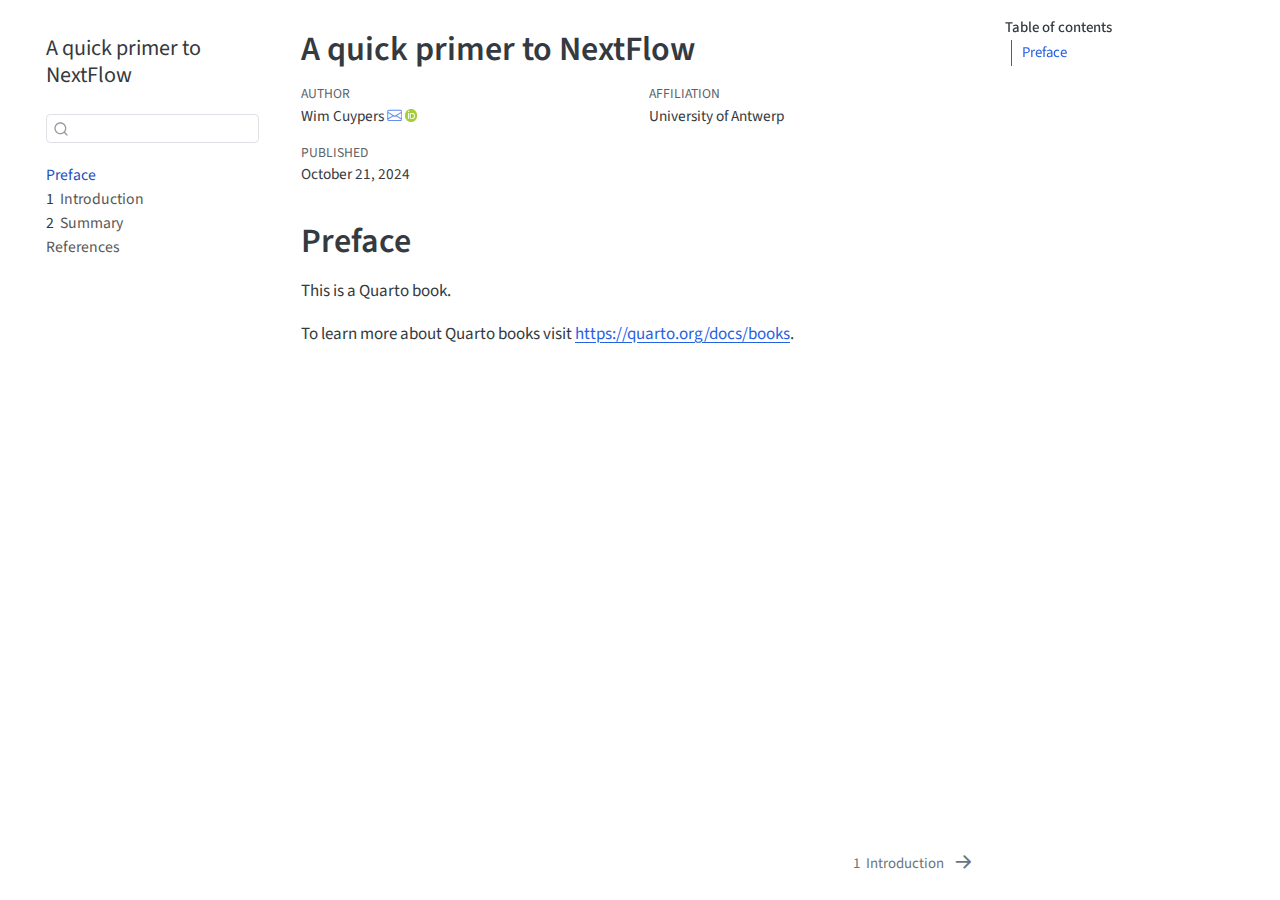
<file: _book/index.html>
<!DOCTYPE html>
<html xmlns="http://www.w3.org/1999/xhtml" lang="en" xml:lang="en"><head>

<meta charset="utf-8">
<meta name="generator" content="quarto-1.5.57">

<meta name="viewport" content="width=device-width, initial-scale=1.0, user-scalable=yes">

<meta name="author" content="Wim Cuypers">
<meta name="dcterms.date" content="2024-10-21">

<title>A quick primer to NextFlow</title>
<style>
code{white-space: pre-wrap;}
span.smallcaps{font-variant: small-caps;}
div.columns{display: flex; gap: min(4vw, 1.5em);}
div.column{flex: auto; overflow-x: auto;}
div.hanging-indent{margin-left: 1.5em; text-indent: -1.5em;}
ul.task-list{list-style: none;}
ul.task-list li input[type="checkbox"] {
  width: 0.8em;
  margin: 0 0.8em 0.2em -1em; /* quarto-specific, see https://github.com/quarto-dev/quarto-cli/issues/4556 */ 
  vertical-align: middle;
}
</style>


<script src="site_libs/quarto-nav/quarto-nav.js"></script>
<script src="site_libs/quarto-nav/headroom.min.js"></script>
<script src="site_libs/clipboard/clipboard.min.js"></script>
<script src="site_libs/quarto-search/autocomplete.umd.js"></script>
<script src="site_libs/quarto-search/fuse.min.js"></script>
<script src="site_libs/quarto-search/quarto-search.js"></script>
<meta name="quarto:offset" content="./">
<link href="./content/intro.html" rel="next">
<script src="site_libs/quarto-html/quarto.js"></script>
<script src="site_libs/quarto-html/popper.min.js"></script>
<script src="site_libs/quarto-html/tippy.umd.min.js"></script>
<script src="site_libs/quarto-html/anchor.min.js"></script>
<link href="site_libs/quarto-html/tippy.css" rel="stylesheet">
<link href="site_libs/quarto-html/quarto-syntax-highlighting.css" rel="stylesheet" id="quarto-text-highlighting-styles">
<script src="site_libs/bootstrap/bootstrap.min.js"></script>
<link href="site_libs/bootstrap/bootstrap-icons.css" rel="stylesheet">
<link href="site_libs/bootstrap/bootstrap.min.css" rel="stylesheet" id="quarto-bootstrap" data-mode="light">
<script id="quarto-search-options" type="application/json">{
  "location": "sidebar",
  "copy-button": false,
  "collapse-after": 3,
  "panel-placement": "start",
  "type": "textbox",
  "limit": 50,
  "keyboard-shortcut": [
    "f",
    "/",
    "s"
  ],
  "show-item-context": false,
  "language": {
    "search-no-results-text": "No results",
    "search-matching-documents-text": "matching documents",
    "search-copy-link-title": "Copy link to search",
    "search-hide-matches-text": "Hide additional matches",
    "search-more-match-text": "more match in this document",
    "search-more-matches-text": "more matches in this document",
    "search-clear-button-title": "Clear",
    "search-text-placeholder": "",
    "search-detached-cancel-button-title": "Cancel",
    "search-submit-button-title": "Submit",
    "search-label": "Search"
  }
}</script>


</head>

<body class="nav-sidebar floating">

<div id="quarto-search-results"></div>
  <header id="quarto-header" class="headroom fixed-top">
  <nav class="quarto-secondary-nav">
    <div class="container-fluid d-flex">
      <button type="button" class="quarto-btn-toggle btn" data-bs-toggle="collapse" role="button" data-bs-target=".quarto-sidebar-collapse-item" aria-controls="quarto-sidebar" aria-expanded="false" aria-label="Toggle sidebar navigation" onclick="if (window.quartoToggleHeadroom) { window.quartoToggleHeadroom(); }">
        <i class="bi bi-layout-text-sidebar-reverse"></i>
      </button>
        <nav class="quarto-page-breadcrumbs" aria-label="breadcrumb"><ol class="breadcrumb"><li class="breadcrumb-item"><a href="./index.html">Preface</a></li></ol></nav>
        <a class="flex-grow-1" role="navigation" data-bs-toggle="collapse" data-bs-target=".quarto-sidebar-collapse-item" aria-controls="quarto-sidebar" aria-expanded="false" aria-label="Toggle sidebar navigation" onclick="if (window.quartoToggleHeadroom) { window.quartoToggleHeadroom(); }">      
        </a>
      <button type="button" class="btn quarto-search-button" aria-label="Search" onclick="window.quartoOpenSearch();">
        <i class="bi bi-search"></i>
      </button>
    </div>
  </nav>
</header>
<!-- content -->
<div id="quarto-content" class="quarto-container page-columns page-rows-contents page-layout-article">
<!-- sidebar -->
  <nav id="quarto-sidebar" class="sidebar collapse collapse-horizontal quarto-sidebar-collapse-item sidebar-navigation floating overflow-auto">
    <div class="pt-lg-2 mt-2 text-left sidebar-header">
    <div class="sidebar-title mb-0 py-0">
      <a href="./">A quick primer to NextFlow</a> 
    </div>
      </div>
        <div class="mt-2 flex-shrink-0 align-items-center">
        <div class="sidebar-search">
        <div id="quarto-search" class="" title="Search"></div>
        </div>
        </div>
    <div class="sidebar-menu-container"> 
    <ul class="list-unstyled mt-1">
        <li class="sidebar-item">
  <div class="sidebar-item-container"> 
  <a href="./index.html" class="sidebar-item-text sidebar-link active">
 <span class="menu-text">Preface</span></a>
  </div>
</li>
        <li class="sidebar-item">
  <div class="sidebar-item-container"> 
  <a href="./content/intro.html" class="sidebar-item-text sidebar-link">
 <span class="menu-text"><span class="chapter-number">1</span>&nbsp; <span class="chapter-title">Introduction</span></span></a>
  </div>
</li>
        <li class="sidebar-item">
  <div class="sidebar-item-container"> 
  <a href="./content/summary.html" class="sidebar-item-text sidebar-link">
 <span class="menu-text"><span class="chapter-number">2</span>&nbsp; <span class="chapter-title">Summary</span></span></a>
  </div>
</li>
        <li class="sidebar-item">
  <div class="sidebar-item-container"> 
  <a href="./content/references.html" class="sidebar-item-text sidebar-link">
 <span class="menu-text">References</span></a>
  </div>
</li>
    </ul>
    </div>
</nav>
<div id="quarto-sidebar-glass" class="quarto-sidebar-collapse-item" data-bs-toggle="collapse" data-bs-target=".quarto-sidebar-collapse-item"></div>
<!-- margin-sidebar -->
    <div id="quarto-margin-sidebar" class="sidebar margin-sidebar">
        <nav id="TOC" role="doc-toc" class="toc-active">
    <h2 id="toc-title">Table of contents</h2>
   
  <ul>
  <li><a href="#preface" id="toc-preface" class="nav-link active" data-scroll-target="#preface">Preface</a></li>
  </ul>
</nav>
    </div>
<!-- main -->
<main class="content" id="quarto-document-content">

<header id="title-block-header" class="quarto-title-block default">
<div class="quarto-title">
<h1 class="title">A quick primer to NextFlow</h1>
</div>


<div class="quarto-title-meta-author">
  <div class="quarto-title-meta-heading">Author</div>
  <div class="quarto-title-meta-heading">Affiliation</div>
  
    <div class="quarto-title-meta-contents">
    <p class="author">Wim Cuypers <a href="mailto:wim.cuypers@uantwerpen.be" class="quarto-title-author-email"><i class="bi bi-envelope"></i></a> <a href="https://orcid.org/0000-0002-1895-3526" class="quarto-title-author-orcid"> <img src="[data-uri]"></a></p>
  </div>
  <div class="quarto-title-meta-contents">
        <p class="affiliation">
            University of Antwerp
          </p>
      </div>
  </div>

<div class="quarto-title-meta">

      
    <div>
    <div class="quarto-title-meta-heading">Published</div>
    <div class="quarto-title-meta-contents">
      <p class="date">October 21, 2024</p>
    </div>
  </div>
  
    
  </div>
  


</header>


<section id="preface" class="level1 unnumbered">
<h1 class="unnumbered">Preface</h1>
<p>This is a Quarto book.</p>
<p>To learn more about Quarto books visit <a href="https://quarto.org/docs/books" class="uri">https://quarto.org/docs/books</a>.</p>


</section>

</main> <!-- /main -->
<script id="quarto-html-after-body" type="application/javascript">
window.document.addEventListener("DOMContentLoaded", function (event) {
  const toggleBodyColorMode = (bsSheetEl) => {
    const mode = bsSheetEl.getAttribute("data-mode");
    const bodyEl = window.document.querySelector("body");
    if (mode === "dark") {
      bodyEl.classList.add("quarto-dark");
      bodyEl.classList.remove("quarto-light");
    } else {
      bodyEl.classList.add("quarto-light");
      bodyEl.classList.remove("quarto-dark");
    }
  }
  const toggleBodyColorPrimary = () => {
    const bsSheetEl = window.document.querySelector("link#quarto-bootstrap");
    if (bsSheetEl) {
      toggleBodyColorMode(bsSheetEl);
    }
  }
  toggleBodyColorPrimary();  
  const icon = "";
  const anchorJS = new window.AnchorJS();
  anchorJS.options = {
    placement: 'right',
    icon: icon
  };
  anchorJS.add('.anchored');
  const isCodeAnnotation = (el) => {
    for (const clz of el.classList) {
      if (clz.startsWith('code-annotation-')) {                     
        return true;
      }
    }
    return false;
  }
  const onCopySuccess = function(e) {
    // button target
    const button = e.trigger;
    // don't keep focus
    button.blur();
    // flash "checked"
    button.classList.add('code-copy-button-checked');
    var currentTitle = button.getAttribute("title");
    button.setAttribute("title", "Copied!");
    let tooltip;
    if (window.bootstrap) {
      button.setAttribute("data-bs-toggle", "tooltip");
      button.setAttribute("data-bs-placement", "left");
      button.setAttribute("data-bs-title", "Copied!");
      tooltip = new bootstrap.Tooltip(button, 
        { trigger: "manual", 
          customClass: "code-copy-button-tooltip",
          offset: [0, -8]});
      tooltip.show();    
    }
    setTimeout(function() {
      if (tooltip) {
        tooltip.hide();
        button.removeAttribute("data-bs-title");
        button.removeAttribute("data-bs-toggle");
        button.removeAttribute("data-bs-placement");
      }
      button.setAttribute("title", currentTitle);
      button.classList.remove('code-copy-button-checked');
    }, 1000);
    // clear code selection
    e.clearSelection();
  }
  const getTextToCopy = function(trigger) {
      const codeEl = trigger.previousElementSibling.cloneNode(true);
      for (const childEl of codeEl.children) {
        if (isCodeAnnotation(childEl)) {
          childEl.remove();
        }
      }
      return codeEl.innerText;
  }
  const clipboard = new window.ClipboardJS('.code-copy-button:not([data-in-quarto-modal])', {
    text: getTextToCopy
  });
  clipboard.on('success', onCopySuccess);
  if (window.document.getElementById('quarto-embedded-source-code-modal')) {
    // For code content inside modals, clipBoardJS needs to be initialized with a container option
    // TODO: Check when it could be a function (https://github.com/zenorocha/clipboard.js/issues/860)
    const clipboardModal = new window.ClipboardJS('.code-copy-button[data-in-quarto-modal]', {
      text: getTextToCopy,
      container: window.document.getElementById('quarto-embedded-source-code-modal')
    });
    clipboardModal.on('success', onCopySuccess);
  }
    var localhostRegex = new RegExp(/^(?:http|https):\/\/localhost\:?[0-9]*\//);
    var mailtoRegex = new RegExp(/^mailto:/);
      var filterRegex = new RegExp('/' + window.location.host + '/');
    var isInternal = (href) => {
        return filterRegex.test(href) || localhostRegex.test(href) || mailtoRegex.test(href);
    }
    // Inspect non-navigation links and adorn them if external
 	var links = window.document.querySelectorAll('a[href]:not(.nav-link):not(.navbar-brand):not(.toc-action):not(.sidebar-link):not(.sidebar-item-toggle):not(.pagination-link):not(.no-external):not([aria-hidden]):not(.dropdown-item):not(.quarto-navigation-tool):not(.about-link)');
    for (var i=0; i<links.length; i++) {
      const link = links[i];
      if (!isInternal(link.href)) {
        // undo the damage that might have been done by quarto-nav.js in the case of
        // links that we want to consider external
        if (link.dataset.originalHref !== undefined) {
          link.href = link.dataset.originalHref;
        }
      }
    }
  function tippyHover(el, contentFn, onTriggerFn, onUntriggerFn) {
    const config = {
      allowHTML: true,
      maxWidth: 500,
      delay: 100,
      arrow: false,
      appendTo: function(el) {
          return el.parentElement;
      },
      interactive: true,
      interactiveBorder: 10,
      theme: 'quarto',
      placement: 'bottom-start',
    };
    if (contentFn) {
      config.content = contentFn;
    }
    if (onTriggerFn) {
      config.onTrigger = onTriggerFn;
    }
    if (onUntriggerFn) {
      config.onUntrigger = onUntriggerFn;
    }
    window.tippy(el, config); 
  }
  const noterefs = window.document.querySelectorAll('a[role="doc-noteref"]');
  for (var i=0; i<noterefs.length; i++) {
    const ref = noterefs[i];
    tippyHover(ref, function() {
      // use id or data attribute instead here
      let href = ref.getAttribute('data-footnote-href') || ref.getAttribute('href');
      try { href = new URL(href).hash; } catch {}
      const id = href.replace(/^#\/?/, "");
      const note = window.document.getElementById(id);
      if (note) {
        return note.innerHTML;
      } else {
        return "";
      }
    });
  }
  const xrefs = window.document.querySelectorAll('a.quarto-xref');
  const processXRef = (id, note) => {
    // Strip column container classes
    const stripColumnClz = (el) => {
      el.classList.remove("page-full", "page-columns");
      if (el.children) {
        for (const child of el.children) {
          stripColumnClz(child);
        }
      }
    }
    stripColumnClz(note)
    if (id === null || id.startsWith('sec-')) {
      // Special case sections, only their first couple elements
      const container = document.createElement("div");
      if (note.children && note.children.length > 2) {
        container.appendChild(note.children[0].cloneNode(true));
        for (let i = 1; i < note.children.length; i++) {
          const child = note.children[i];
          if (child.tagName === "P" && child.innerText === "") {
            continue;
          } else {
            container.appendChild(child.cloneNode(true));
            break;
          }
        }
        if (window.Quarto?.typesetMath) {
          window.Quarto.typesetMath(container);
        }
        return container.innerHTML
      } else {
        if (window.Quarto?.typesetMath) {
          window.Quarto.typesetMath(note);
        }
        return note.innerHTML;
      }
    } else {
      // Remove any anchor links if they are present
      const anchorLink = note.querySelector('a.anchorjs-link');
      if (anchorLink) {
        anchorLink.remove();
      }
      if (window.Quarto?.typesetMath) {
        window.Quarto.typesetMath(note);
      }
      // TODO in 1.5, we should make sure this works without a callout special case
      if (note.classList.contains("callout")) {
        return note.outerHTML;
      } else {
        return note.innerHTML;
      }
    }
  }
  for (var i=0; i<xrefs.length; i++) {
    const xref = xrefs[i];
    tippyHover(xref, undefined, function(instance) {
      instance.disable();
      let url = xref.getAttribute('href');
      let hash = undefined; 
      if (url.startsWith('#')) {
        hash = url;
      } else {
        try { hash = new URL(url).hash; } catch {}
      }
      if (hash) {
        const id = hash.replace(/^#\/?/, "");
        const note = window.document.getElementById(id);
        if (note !== null) {
          try {
            const html = processXRef(id, note.cloneNode(true));
            instance.setContent(html);
          } finally {
            instance.enable();
            instance.show();
          }
        } else {
          // See if we can fetch this
          fetch(url.split('#')[0])
          .then(res => res.text())
          .then(html => {
            const parser = new DOMParser();
            const htmlDoc = parser.parseFromString(html, "text/html");
            const note = htmlDoc.getElementById(id);
            if (note !== null) {
              const html = processXRef(id, note);
              instance.setContent(html);
            } 
          }).finally(() => {
            instance.enable();
            instance.show();
          });
        }
      } else {
        // See if we can fetch a full url (with no hash to target)
        // This is a special case and we should probably do some content thinning / targeting
        fetch(url)
        .then(res => res.text())
        .then(html => {
          const parser = new DOMParser();
          const htmlDoc = parser.parseFromString(html, "text/html");
          const note = htmlDoc.querySelector('main.content');
          if (note !== null) {
            // This should only happen for chapter cross references
            // (since there is no id in the URL)
            // remove the first header
            if (note.children.length > 0 && note.children[0].tagName === "HEADER") {
              note.children[0].remove();
            }
            const html = processXRef(null, note);
            instance.setContent(html);
          } 
        }).finally(() => {
          instance.enable();
          instance.show();
        });
      }
    }, function(instance) {
    });
  }
      let selectedAnnoteEl;
      const selectorForAnnotation = ( cell, annotation) => {
        let cellAttr = 'data-code-cell="' + cell + '"';
        let lineAttr = 'data-code-annotation="' +  annotation + '"';
        const selector = 'span[' + cellAttr + '][' + lineAttr + ']';
        return selector;
      }
      const selectCodeLines = (annoteEl) => {
        const doc = window.document;
        const targetCell = annoteEl.getAttribute("data-target-cell");
        const targetAnnotation = annoteEl.getAttribute("data-target-annotation");
        const annoteSpan = window.document.querySelector(selectorForAnnotation(targetCell, targetAnnotation));
        const lines = annoteSpan.getAttribute("data-code-lines").split(",");
        const lineIds = lines.map((line) => {
          return targetCell + "-" + line;
        })
        let top = null;
        let height = null;
        let parent = null;
        if (lineIds.length > 0) {
            //compute the position of the single el (top and bottom and make a div)
            const el = window.document.getElementById(lineIds[0]);
            top = el.offsetTop;
            height = el.offsetHeight;
            parent = el.parentElement.parentElement;
          if (lineIds.length > 1) {
            const lastEl = window.document.getElementById(lineIds[lineIds.length - 1]);
            const bottom = lastEl.offsetTop + lastEl.offsetHeight;
            height = bottom - top;
          }
          if (top !== null && height !== null && parent !== null) {
            // cook up a div (if necessary) and position it 
            let div = window.document.getElementById("code-annotation-line-highlight");
            if (div === null) {
              div = window.document.createElement("div");
              div.setAttribute("id", "code-annotation-line-highlight");
              div.style.position = 'absolute';
              parent.appendChild(div);
            }
            div.style.top = top - 2 + "px";
            div.style.height = height + 4 + "px";
            div.style.left = 0;
            let gutterDiv = window.document.getElementById("code-annotation-line-highlight-gutter");
            if (gutterDiv === null) {
              gutterDiv = window.document.createElement("div");
              gutterDiv.setAttribute("id", "code-annotation-line-highlight-gutter");
              gutterDiv.style.position = 'absolute';
              const codeCell = window.document.getElementById(targetCell);
              const gutter = codeCell.querySelector('.code-annotation-gutter');
              gutter.appendChild(gutterDiv);
            }
            gutterDiv.style.top = top - 2 + "px";
            gutterDiv.style.height = height + 4 + "px";
          }
          selectedAnnoteEl = annoteEl;
        }
      };
      const unselectCodeLines = () => {
        const elementsIds = ["code-annotation-line-highlight", "code-annotation-line-highlight-gutter"];
        elementsIds.forEach((elId) => {
          const div = window.document.getElementById(elId);
          if (div) {
            div.remove();
          }
        });
        selectedAnnoteEl = undefined;
      };
        // Handle positioning of the toggle
    window.addEventListener(
      "resize",
      throttle(() => {
        elRect = undefined;
        if (selectedAnnoteEl) {
          selectCodeLines(selectedAnnoteEl);
        }
      }, 10)
    );
    function throttle(fn, ms) {
    let throttle = false;
    let timer;
      return (...args) => {
        if(!throttle) { // first call gets through
            fn.apply(this, args);
            throttle = true;
        } else { // all the others get throttled
            if(timer) clearTimeout(timer); // cancel #2
            timer = setTimeout(() => {
              fn.apply(this, args);
              timer = throttle = false;
            }, ms);
        }
      };
    }
      // Attach click handler to the DT
      const annoteDls = window.document.querySelectorAll('dt[data-target-cell]');
      for (const annoteDlNode of annoteDls) {
        annoteDlNode.addEventListener('click', (event) => {
          const clickedEl = event.target;
          if (clickedEl !== selectedAnnoteEl) {
            unselectCodeLines();
            const activeEl = window.document.querySelector('dt[data-target-cell].code-annotation-active');
            if (activeEl) {
              activeEl.classList.remove('code-annotation-active');
            }
            selectCodeLines(clickedEl);
            clickedEl.classList.add('code-annotation-active');
          } else {
            // Unselect the line
            unselectCodeLines();
            clickedEl.classList.remove('code-annotation-active');
          }
        });
      }
  const findCites = (el) => {
    const parentEl = el.parentElement;
    if (parentEl) {
      const cites = parentEl.dataset.cites;
      if (cites) {
        return {
          el,
          cites: cites.split(' ')
        };
      } else {
        return findCites(el.parentElement)
      }
    } else {
      return undefined;
    }
  };
  var bibliorefs = window.document.querySelectorAll('a[role="doc-biblioref"]');
  for (var i=0; i<bibliorefs.length; i++) {
    const ref = bibliorefs[i];
    const citeInfo = findCites(ref);
    if (citeInfo) {
      tippyHover(citeInfo.el, function() {
        var popup = window.document.createElement('div');
        citeInfo.cites.forEach(function(cite) {
          var citeDiv = window.document.createElement('div');
          citeDiv.classList.add('hanging-indent');
          citeDiv.classList.add('csl-entry');
          var biblioDiv = window.document.getElementById('ref-' + cite);
          if (biblioDiv) {
            citeDiv.innerHTML = biblioDiv.innerHTML;
          }
          popup.appendChild(citeDiv);
        });
        return popup.innerHTML;
      });
    }
  }
});
</script>
<nav class="page-navigation">
  <div class="nav-page nav-page-previous">
  </div>
  <div class="nav-page nav-page-next">
      <a href="./content/intro.html" class="pagination-link" aria-label="Introduction">
        <span class="nav-page-text"><span class="chapter-number">1</span>&nbsp; <span class="chapter-title">Introduction</span></span> <i class="bi bi-arrow-right-short"></i>
      </a>
  </div>
</nav>
</div> <!-- /content -->




</body></html>
</file>
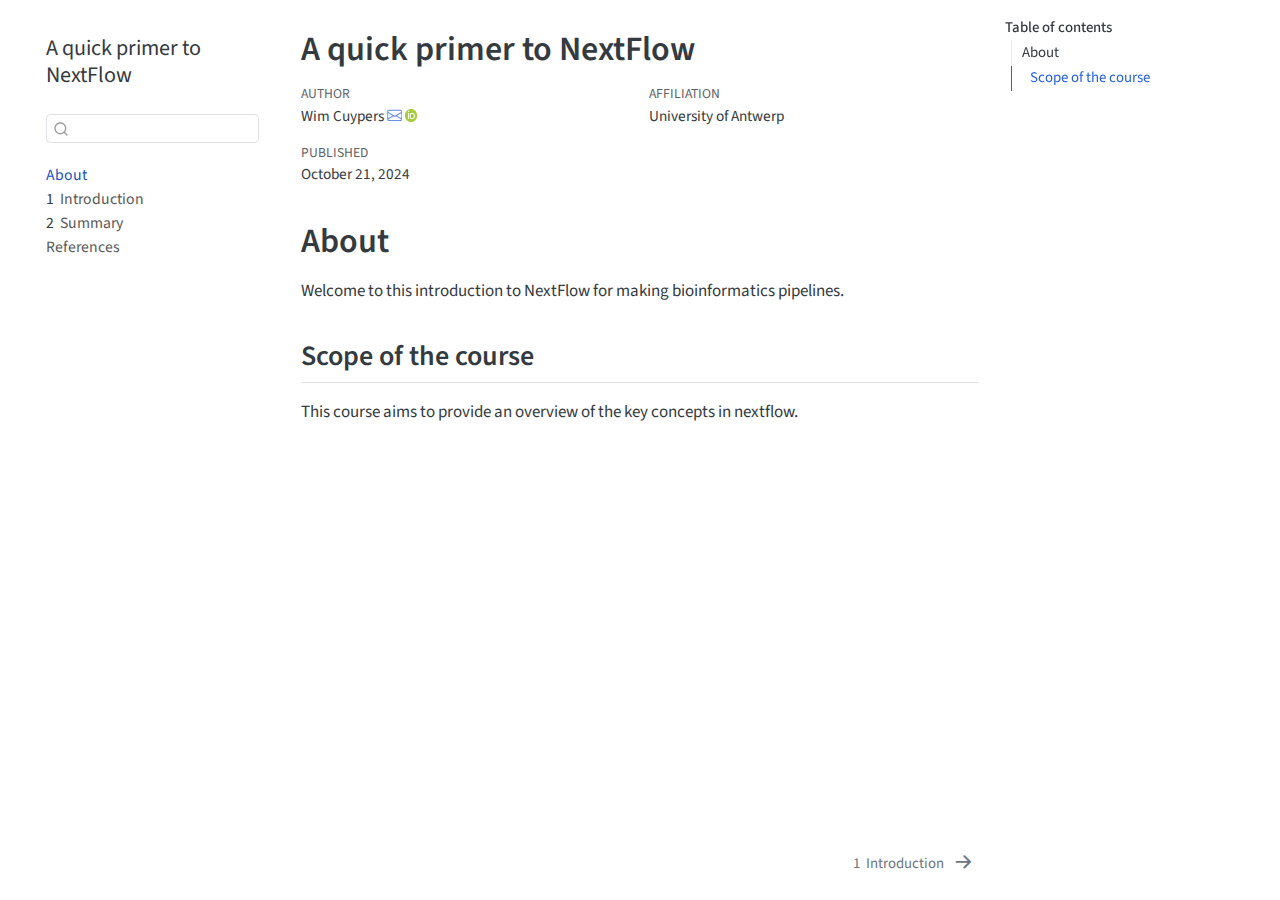
<file: docs/index.html>
<!DOCTYPE html>
<html xmlns="http://www.w3.org/1999/xhtml" lang="en" xml:lang="en"><head>

<meta charset="utf-8">
<meta name="generator" content="quarto-1.5.57">

<meta name="viewport" content="width=device-width, initial-scale=1.0, user-scalable=yes">

<meta name="author" content="Wim Cuypers">
<meta name="dcterms.date" content="2024-10-21">

<title>A quick primer to NextFlow</title>
<style>
code{white-space: pre-wrap;}
span.smallcaps{font-variant: small-caps;}
div.columns{display: flex; gap: min(4vw, 1.5em);}
div.column{flex: auto; overflow-x: auto;}
div.hanging-indent{margin-left: 1.5em; text-indent: -1.5em;}
ul.task-list{list-style: none;}
ul.task-list li input[type="checkbox"] {
  width: 0.8em;
  margin: 0 0.8em 0.2em -1em; /* quarto-specific, see https://github.com/quarto-dev/quarto-cli/issues/4556 */ 
  vertical-align: middle;
}
</style>


<script src="site_libs/quarto-nav/quarto-nav.js"></script>
<script src="site_libs/quarto-nav/headroom.min.js"></script>
<script src="site_libs/clipboard/clipboard.min.js"></script>
<script src="site_libs/quarto-search/autocomplete.umd.js"></script>
<script src="site_libs/quarto-search/fuse.min.js"></script>
<script src="site_libs/quarto-search/quarto-search.js"></script>
<meta name="quarto:offset" content="./">
<link href="./content/intro.html" rel="next">
<script src="site_libs/quarto-html/quarto.js"></script>
<script src="site_libs/quarto-html/popper.min.js"></script>
<script src="site_libs/quarto-html/tippy.umd.min.js"></script>
<script src="site_libs/quarto-html/anchor.min.js"></script>
<link href="site_libs/quarto-html/tippy.css" rel="stylesheet">
<link href="site_libs/quarto-html/quarto-syntax-highlighting.css" rel="stylesheet" id="quarto-text-highlighting-styles">
<script src="site_libs/bootstrap/bootstrap.min.js"></script>
<link href="site_libs/bootstrap/bootstrap-icons.css" rel="stylesheet">
<link href="site_libs/bootstrap/bootstrap.min.css" rel="stylesheet" id="quarto-bootstrap" data-mode="light">
<script id="quarto-search-options" type="application/json">{
  "location": "sidebar",
  "copy-button": false,
  "collapse-after": 3,
  "panel-placement": "start",
  "type": "textbox",
  "limit": 50,
  "keyboard-shortcut": [
    "f",
    "/",
    "s"
  ],
  "show-item-context": false,
  "language": {
    "search-no-results-text": "No results",
    "search-matching-documents-text": "matching documents",
    "search-copy-link-title": "Copy link to search",
    "search-hide-matches-text": "Hide additional matches",
    "search-more-match-text": "more match in this document",
    "search-more-matches-text": "more matches in this document",
    "search-clear-button-title": "Clear",
    "search-text-placeholder": "",
    "search-detached-cancel-button-title": "Cancel",
    "search-submit-button-title": "Submit",
    "search-label": "Search"
  }
}</script>


</head>

<body class="nav-sidebar floating">

<div id="quarto-search-results"></div>
  <header id="quarto-header" class="headroom fixed-top">
  <nav class="quarto-secondary-nav">
    <div class="container-fluid d-flex">
      <button type="button" class="quarto-btn-toggle btn" data-bs-toggle="collapse" role="button" data-bs-target=".quarto-sidebar-collapse-item" aria-controls="quarto-sidebar" aria-expanded="false" aria-label="Toggle sidebar navigation" onclick="if (window.quartoToggleHeadroom) { window.quartoToggleHeadroom(); }">
        <i class="bi bi-layout-text-sidebar-reverse"></i>
      </button>
        <nav class="quarto-page-breadcrumbs" aria-label="breadcrumb"><ol class="breadcrumb"><li class="breadcrumb-item"><a href="./index.html">About</a></li></ol></nav>
        <a class="flex-grow-1" role="navigation" data-bs-toggle="collapse" data-bs-target=".quarto-sidebar-collapse-item" aria-controls="quarto-sidebar" aria-expanded="false" aria-label="Toggle sidebar navigation" onclick="if (window.quartoToggleHeadroom) { window.quartoToggleHeadroom(); }">      
        </a>
      <button type="button" class="btn quarto-search-button" aria-label="Search" onclick="window.quartoOpenSearch();">
        <i class="bi bi-search"></i>
      </button>
    </div>
  </nav>
</header>
<!-- content -->
<div id="quarto-content" class="quarto-container page-columns page-rows-contents page-layout-article">
<!-- sidebar -->
  <nav id="quarto-sidebar" class="sidebar collapse collapse-horizontal quarto-sidebar-collapse-item sidebar-navigation floating overflow-auto">
    <div class="pt-lg-2 mt-2 text-left sidebar-header">
    <div class="sidebar-title mb-0 py-0">
      <a href="./">A quick primer to NextFlow</a> 
    </div>
      </div>
        <div class="mt-2 flex-shrink-0 align-items-center">
        <div class="sidebar-search">
        <div id="quarto-search" class="" title="Search"></div>
        </div>
        </div>
    <div class="sidebar-menu-container"> 
    <ul class="list-unstyled mt-1">
        <li class="sidebar-item">
  <div class="sidebar-item-container"> 
  <a href="./index.html" class="sidebar-item-text sidebar-link active">
 <span class="menu-text">About</span></a>
  </div>
</li>
        <li class="sidebar-item">
  <div class="sidebar-item-container"> 
  <a href="./content/intro.html" class="sidebar-item-text sidebar-link">
 <span class="menu-text"><span class="chapter-number">1</span>&nbsp; <span class="chapter-title">Introduction</span></span></a>
  </div>
</li>
        <li class="sidebar-item">
  <div class="sidebar-item-container"> 
  <a href="./content/summary.html" class="sidebar-item-text sidebar-link">
 <span class="menu-text"><span class="chapter-number">2</span>&nbsp; <span class="chapter-title">Summary</span></span></a>
  </div>
</li>
        <li class="sidebar-item">
  <div class="sidebar-item-container"> 
  <a href="./content/references.html" class="sidebar-item-text sidebar-link">
 <span class="menu-text">References</span></a>
  </div>
</li>
    </ul>
    </div>
</nav>
<div id="quarto-sidebar-glass" class="quarto-sidebar-collapse-item" data-bs-toggle="collapse" data-bs-target=".quarto-sidebar-collapse-item"></div>
<!-- margin-sidebar -->
    <div id="quarto-margin-sidebar" class="sidebar margin-sidebar">
        <nav id="TOC" role="doc-toc" class="toc-active" data-toc-expanded="99">
    <h2 id="toc-title">Table of contents</h2>
   
  <ul>
  <li><a href="#about" id="toc-about" class="nav-link active" data-scroll-target="#about">About</a>
  <ul>
  <li><a href="#scope-of-the-course" id="toc-scope-of-the-course" class="nav-link" data-scroll-target="#scope-of-the-course">Scope of the course</a></li>
  </ul></li>
  </ul>
</nav>
    </div>
<!-- main -->
<main class="content" id="quarto-document-content">

<header id="title-block-header" class="quarto-title-block default">
<div class="quarto-title">
<h1 class="title">A quick primer to NextFlow</h1>
</div>


<div class="quarto-title-meta-author">
  <div class="quarto-title-meta-heading">Author</div>
  <div class="quarto-title-meta-heading">Affiliation</div>
  
    <div class="quarto-title-meta-contents">
    <p class="author">Wim Cuypers <a href="mailto:wim.cuypers@uantwerpen.be" class="quarto-title-author-email"><i class="bi bi-envelope"></i></a> <a href="https://orcid.org/0000-0002-1895-3526" class="quarto-title-author-orcid"> <img src="[data-uri]"></a></p>
  </div>
  <div class="quarto-title-meta-contents">
        <p class="affiliation">
            University of Antwerp
          </p>
      </div>
  </div>

<div class="quarto-title-meta">

      
    <div>
    <div class="quarto-title-meta-heading">Published</div>
    <div class="quarto-title-meta-contents">
      <p class="date">October 21, 2024</p>
    </div>
  </div>
  
    
  </div>
  


</header>


<section id="about" class="level1 unnumbered">
<h1 class="unnumbered">About</h1>
<p>Welcome to this introduction to NextFlow for making bioinformatics pipelines.</p>
<section id="scope-of-the-course" class="level2">
<h2 class="anchored" data-anchor-id="scope-of-the-course">Scope of the course</h2>
<p>This course aims to provide an overview of the key concepts in nextflow.</p>


</section>
</section>

</main> <!-- /main -->
<script id="quarto-html-after-body" type="application/javascript">
window.document.addEventListener("DOMContentLoaded", function (event) {
  const toggleBodyColorMode = (bsSheetEl) => {
    const mode = bsSheetEl.getAttribute("data-mode");
    const bodyEl = window.document.querySelector("body");
    if (mode === "dark") {
      bodyEl.classList.add("quarto-dark");
      bodyEl.classList.remove("quarto-light");
    } else {
      bodyEl.classList.add("quarto-light");
      bodyEl.classList.remove("quarto-dark");
    }
  }
  const toggleBodyColorPrimary = () => {
    const bsSheetEl = window.document.querySelector("link#quarto-bootstrap");
    if (bsSheetEl) {
      toggleBodyColorMode(bsSheetEl);
    }
  }
  toggleBodyColorPrimary();  
  const icon = "";
  const anchorJS = new window.AnchorJS();
  anchorJS.options = {
    placement: 'right',
    icon: icon
  };
  anchorJS.add('.anchored');
  const isCodeAnnotation = (el) => {
    for (const clz of el.classList) {
      if (clz.startsWith('code-annotation-')) {                     
        return true;
      }
    }
    return false;
  }
  const onCopySuccess = function(e) {
    // button target
    const button = e.trigger;
    // don't keep focus
    button.blur();
    // flash "checked"
    button.classList.add('code-copy-button-checked');
    var currentTitle = button.getAttribute("title");
    button.setAttribute("title", "Copied!");
    let tooltip;
    if (window.bootstrap) {
      button.setAttribute("data-bs-toggle", "tooltip");
      button.setAttribute("data-bs-placement", "left");
      button.setAttribute("data-bs-title", "Copied!");
      tooltip = new bootstrap.Tooltip(button, 
        { trigger: "manual", 
          customClass: "code-copy-button-tooltip",
          offset: [0, -8]});
      tooltip.show();    
    }
    setTimeout(function() {
      if (tooltip) {
        tooltip.hide();
        button.removeAttribute("data-bs-title");
        button.removeAttribute("data-bs-toggle");
        button.removeAttribute("data-bs-placement");
      }
      button.setAttribute("title", currentTitle);
      button.classList.remove('code-copy-button-checked');
    }, 1000);
    // clear code selection
    e.clearSelection();
  }
  const getTextToCopy = function(trigger) {
      const codeEl = trigger.previousElementSibling.cloneNode(true);
      for (const childEl of codeEl.children) {
        if (isCodeAnnotation(childEl)) {
          childEl.remove();
        }
      }
      return codeEl.innerText;
  }
  const clipboard = new window.ClipboardJS('.code-copy-button:not([data-in-quarto-modal])', {
    text: getTextToCopy
  });
  clipboard.on('success', onCopySuccess);
  if (window.document.getElementById('quarto-embedded-source-code-modal')) {
    // For code content inside modals, clipBoardJS needs to be initialized with a container option
    // TODO: Check when it could be a function (https://github.com/zenorocha/clipboard.js/issues/860)
    const clipboardModal = new window.ClipboardJS('.code-copy-button[data-in-quarto-modal]', {
      text: getTextToCopy,
      container: window.document.getElementById('quarto-embedded-source-code-modal')
    });
    clipboardModal.on('success', onCopySuccess);
  }
    var localhostRegex = new RegExp(/^(?:http|https):\/\/localhost\:?[0-9]*\//);
    var mailtoRegex = new RegExp(/^mailto:/);
      var filterRegex = new RegExp('/' + window.location.host + '/');
    var isInternal = (href) => {
        return filterRegex.test(href) || localhostRegex.test(href) || mailtoRegex.test(href);
    }
    // Inspect non-navigation links and adorn them if external
 	var links = window.document.querySelectorAll('a[href]:not(.nav-link):not(.navbar-brand):not(.toc-action):not(.sidebar-link):not(.sidebar-item-toggle):not(.pagination-link):not(.no-external):not([aria-hidden]):not(.dropdown-item):not(.quarto-navigation-tool):not(.about-link)');
    for (var i=0; i<links.length; i++) {
      const link = links[i];
      if (!isInternal(link.href)) {
        // undo the damage that might have been done by quarto-nav.js in the case of
        // links that we want to consider external
        if (link.dataset.originalHref !== undefined) {
          link.href = link.dataset.originalHref;
        }
      }
    }
  function tippyHover(el, contentFn, onTriggerFn, onUntriggerFn) {
    const config = {
      allowHTML: true,
      maxWidth: 500,
      delay: 100,
      arrow: false,
      appendTo: function(el) {
          return el.parentElement;
      },
      interactive: true,
      interactiveBorder: 10,
      theme: 'quarto',
      placement: 'bottom-start',
    };
    if (contentFn) {
      config.content = contentFn;
    }
    if (onTriggerFn) {
      config.onTrigger = onTriggerFn;
    }
    if (onUntriggerFn) {
      config.onUntrigger = onUntriggerFn;
    }
    window.tippy(el, config); 
  }
  const noterefs = window.document.querySelectorAll('a[role="doc-noteref"]');
  for (var i=0; i<noterefs.length; i++) {
    const ref = noterefs[i];
    tippyHover(ref, function() {
      // use id or data attribute instead here
      let href = ref.getAttribute('data-footnote-href') || ref.getAttribute('href');
      try { href = new URL(href).hash; } catch {}
      const id = href.replace(/^#\/?/, "");
      const note = window.document.getElementById(id);
      if (note) {
        return note.innerHTML;
      } else {
        return "";
      }
    });
  }
  const xrefs = window.document.querySelectorAll('a.quarto-xref');
  const processXRef = (id, note) => {
    // Strip column container classes
    const stripColumnClz = (el) => {
      el.classList.remove("page-full", "page-columns");
      if (el.children) {
        for (const child of el.children) {
          stripColumnClz(child);
        }
      }
    }
    stripColumnClz(note)
    if (id === null || id.startsWith('sec-')) {
      // Special case sections, only their first couple elements
      const container = document.createElement("div");
      if (note.children && note.children.length > 2) {
        container.appendChild(note.children[0].cloneNode(true));
        for (let i = 1; i < note.children.length; i++) {
          const child = note.children[i];
          if (child.tagName === "P" && child.innerText === "") {
            continue;
          } else {
            container.appendChild(child.cloneNode(true));
            break;
          }
        }
        if (window.Quarto?.typesetMath) {
          window.Quarto.typesetMath(container);
        }
        return container.innerHTML
      } else {
        if (window.Quarto?.typesetMath) {
          window.Quarto.typesetMath(note);
        }
        return note.innerHTML;
      }
    } else {
      // Remove any anchor links if they are present
      const anchorLink = note.querySelector('a.anchorjs-link');
      if (anchorLink) {
        anchorLink.remove();
      }
      if (window.Quarto?.typesetMath) {
        window.Quarto.typesetMath(note);
      }
      // TODO in 1.5, we should make sure this works without a callout special case
      if (note.classList.contains("callout")) {
        return note.outerHTML;
      } else {
        return note.innerHTML;
      }
    }
  }
  for (var i=0; i<xrefs.length; i++) {
    const xref = xrefs[i];
    tippyHover(xref, undefined, function(instance) {
      instance.disable();
      let url = xref.getAttribute('href');
      let hash = undefined; 
      if (url.startsWith('#')) {
        hash = url;
      } else {
        try { hash = new URL(url).hash; } catch {}
      }
      if (hash) {
        const id = hash.replace(/^#\/?/, "");
        const note = window.document.getElementById(id);
        if (note !== null) {
          try {
            const html = processXRef(id, note.cloneNode(true));
            instance.setContent(html);
          } finally {
            instance.enable();
            instance.show();
          }
        } else {
          // See if we can fetch this
          fetch(url.split('#')[0])
          .then(res => res.text())
          .then(html => {
            const parser = new DOMParser();
            const htmlDoc = parser.parseFromString(html, "text/html");
            const note = htmlDoc.getElementById(id);
            if (note !== null) {
              const html = processXRef(id, note);
              instance.setContent(html);
            } 
          }).finally(() => {
            instance.enable();
            instance.show();
          });
        }
      } else {
        // See if we can fetch a full url (with no hash to target)
        // This is a special case and we should probably do some content thinning / targeting
        fetch(url)
        .then(res => res.text())
        .then(html => {
          const parser = new DOMParser();
          const htmlDoc = parser.parseFromString(html, "text/html");
          const note = htmlDoc.querySelector('main.content');
          if (note !== null) {
            // This should only happen for chapter cross references
            // (since there is no id in the URL)
            // remove the first header
            if (note.children.length > 0 && note.children[0].tagName === "HEADER") {
              note.children[0].remove();
            }
            const html = processXRef(null, note);
            instance.setContent(html);
          } 
        }).finally(() => {
          instance.enable();
          instance.show();
        });
      }
    }, function(instance) {
    });
  }
      let selectedAnnoteEl;
      const selectorForAnnotation = ( cell, annotation) => {
        let cellAttr = 'data-code-cell="' + cell + '"';
        let lineAttr = 'data-code-annotation="' +  annotation + '"';
        const selector = 'span[' + cellAttr + '][' + lineAttr + ']';
        return selector;
      }
      const selectCodeLines = (annoteEl) => {
        const doc = window.document;
        const targetCell = annoteEl.getAttribute("data-target-cell");
        const targetAnnotation = annoteEl.getAttribute("data-target-annotation");
        const annoteSpan = window.document.querySelector(selectorForAnnotation(targetCell, targetAnnotation));
        const lines = annoteSpan.getAttribute("data-code-lines").split(",");
        const lineIds = lines.map((line) => {
          return targetCell + "-" + line;
        })
        let top = null;
        let height = null;
        let parent = null;
        if (lineIds.length > 0) {
            //compute the position of the single el (top and bottom and make a div)
            const el = window.document.getElementById(lineIds[0]);
            top = el.offsetTop;
            height = el.offsetHeight;
            parent = el.parentElement.parentElement;
          if (lineIds.length > 1) {
            const lastEl = window.document.getElementById(lineIds[lineIds.length - 1]);
            const bottom = lastEl.offsetTop + lastEl.offsetHeight;
            height = bottom - top;
          }
          if (top !== null && height !== null && parent !== null) {
            // cook up a div (if necessary) and position it 
            let div = window.document.getElementById("code-annotation-line-highlight");
            if (div === null) {
              div = window.document.createElement("div");
              div.setAttribute("id", "code-annotation-line-highlight");
              div.style.position = 'absolute';
              parent.appendChild(div);
            }
            div.style.top = top - 2 + "px";
            div.style.height = height + 4 + "px";
            div.style.left = 0;
            let gutterDiv = window.document.getElementById("code-annotation-line-highlight-gutter");
            if (gutterDiv === null) {
              gutterDiv = window.document.createElement("div");
              gutterDiv.setAttribute("id", "code-annotation-line-highlight-gutter");
              gutterDiv.style.position = 'absolute';
              const codeCell = window.document.getElementById(targetCell);
              const gutter = codeCell.querySelector('.code-annotation-gutter');
              gutter.appendChild(gutterDiv);
            }
            gutterDiv.style.top = top - 2 + "px";
            gutterDiv.style.height = height + 4 + "px";
          }
          selectedAnnoteEl = annoteEl;
        }
      };
      const unselectCodeLines = () => {
        const elementsIds = ["code-annotation-line-highlight", "code-annotation-line-highlight-gutter"];
        elementsIds.forEach((elId) => {
          const div = window.document.getElementById(elId);
          if (div) {
            div.remove();
          }
        });
        selectedAnnoteEl = undefined;
      };
        // Handle positioning of the toggle
    window.addEventListener(
      "resize",
      throttle(() => {
        elRect = undefined;
        if (selectedAnnoteEl) {
          selectCodeLines(selectedAnnoteEl);
        }
      }, 10)
    );
    function throttle(fn, ms) {
    let throttle = false;
    let timer;
      return (...args) => {
        if(!throttle) { // first call gets through
            fn.apply(this, args);
            throttle = true;
        } else { // all the others get throttled
            if(timer) clearTimeout(timer); // cancel #2
            timer = setTimeout(() => {
              fn.apply(this, args);
              timer = throttle = false;
            }, ms);
        }
      };
    }
      // Attach click handler to the DT
      const annoteDls = window.document.querySelectorAll('dt[data-target-cell]');
      for (const annoteDlNode of annoteDls) {
        annoteDlNode.addEventListener('click', (event) => {
          const clickedEl = event.target;
          if (clickedEl !== selectedAnnoteEl) {
            unselectCodeLines();
            const activeEl = window.document.querySelector('dt[data-target-cell].code-annotation-active');
            if (activeEl) {
              activeEl.classList.remove('code-annotation-active');
            }
            selectCodeLines(clickedEl);
            clickedEl.classList.add('code-annotation-active');
          } else {
            // Unselect the line
            unselectCodeLines();
            clickedEl.classList.remove('code-annotation-active');
          }
        });
      }
  const findCites = (el) => {
    const parentEl = el.parentElement;
    if (parentEl) {
      const cites = parentEl.dataset.cites;
      if (cites) {
        return {
          el,
          cites: cites.split(' ')
        };
      } else {
        return findCites(el.parentElement)
      }
    } else {
      return undefined;
    }
  };
  var bibliorefs = window.document.querySelectorAll('a[role="doc-biblioref"]');
  for (var i=0; i<bibliorefs.length; i++) {
    const ref = bibliorefs[i];
    const citeInfo = findCites(ref);
    if (citeInfo) {
      tippyHover(citeInfo.el, function() {
        var popup = window.document.createElement('div');
        citeInfo.cites.forEach(function(cite) {
          var citeDiv = window.document.createElement('div');
          citeDiv.classList.add('hanging-indent');
          citeDiv.classList.add('csl-entry');
          var biblioDiv = window.document.getElementById('ref-' + cite);
          if (biblioDiv) {
            citeDiv.innerHTML = biblioDiv.innerHTML;
          }
          popup.appendChild(citeDiv);
        });
        return popup.innerHTML;
      });
    }
  }
});
</script>
<nav class="page-navigation">
  <div class="nav-page nav-page-previous">
  </div>
  <div class="nav-page nav-page-next">
      <a href="./content/intro.html" class="pagination-link" aria-label="Introduction">
        <span class="nav-page-text"><span class="chapter-number">1</span>&nbsp; <span class="chapter-title">Introduction</span></span> <i class="bi bi-arrow-right-short"></i>
      </a>
  </div>
</nav>
</div> <!-- /content -->




</body></html>
</file>
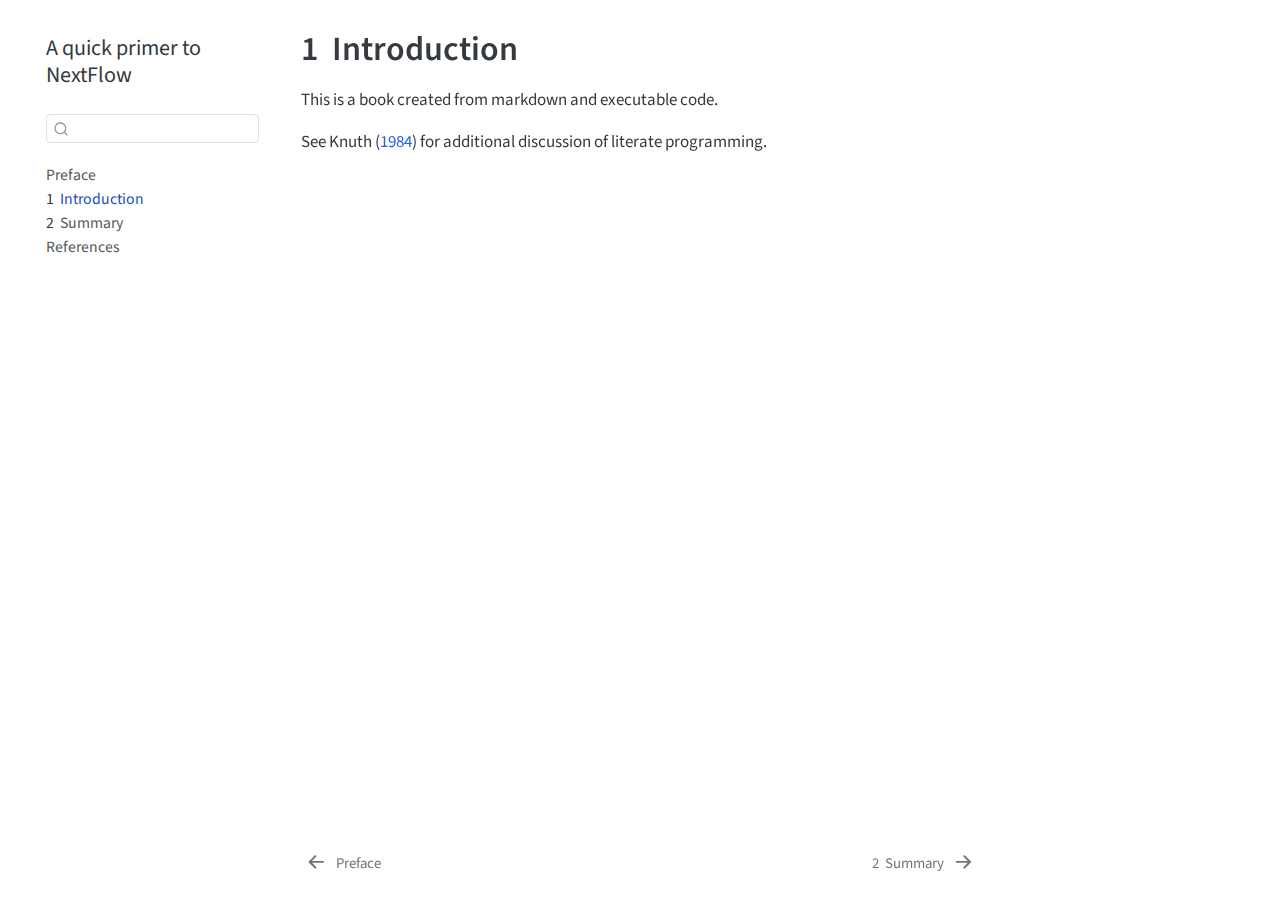
<file: _book/content/intro.html>
<!DOCTYPE html>
<html xmlns="http://www.w3.org/1999/xhtml" lang="en" xml:lang="en"><head>

<meta charset="utf-8">
<meta name="generator" content="quarto-1.5.57">

<meta name="viewport" content="width=device-width, initial-scale=1.0, user-scalable=yes">


<title>1&nbsp; Introduction – A quick primer to NextFlow</title>
<style>
code{white-space: pre-wrap;}
span.smallcaps{font-variant: small-caps;}
div.columns{display: flex; gap: min(4vw, 1.5em);}
div.column{flex: auto; overflow-x: auto;}
div.hanging-indent{margin-left: 1.5em; text-indent: -1.5em;}
ul.task-list{list-style: none;}
ul.task-list li input[type="checkbox"] {
  width: 0.8em;
  margin: 0 0.8em 0.2em -1em; /* quarto-specific, see https://github.com/quarto-dev/quarto-cli/issues/4556 */ 
  vertical-align: middle;
}
/* CSS for citations */
div.csl-bib-body { }
div.csl-entry {
  clear: both;
  margin-bottom: 0em;
}
.hanging-indent div.csl-entry {
  margin-left:2em;
  text-indent:-2em;
}
div.csl-left-margin {
  min-width:2em;
  float:left;
}
div.csl-right-inline {
  margin-left:2em;
  padding-left:1em;
}
div.csl-indent {
  margin-left: 2em;
}</style>


<script src="../site_libs/quarto-nav/quarto-nav.js"></script>
<script src="../site_libs/quarto-nav/headroom.min.js"></script>
<script src="../site_libs/clipboard/clipboard.min.js"></script>
<script src="../site_libs/quarto-search/autocomplete.umd.js"></script>
<script src="../site_libs/quarto-search/fuse.min.js"></script>
<script src="../site_libs/quarto-search/quarto-search.js"></script>
<meta name="quarto:offset" content="../">
<link href="../content/summary.html" rel="next">
<link href="../index.html" rel="prev">
<script src="../site_libs/quarto-html/quarto.js"></script>
<script src="../site_libs/quarto-html/popper.min.js"></script>
<script src="../site_libs/quarto-html/tippy.umd.min.js"></script>
<script src="../site_libs/quarto-html/anchor.min.js"></script>
<link href="../site_libs/quarto-html/tippy.css" rel="stylesheet">
<link href="../site_libs/quarto-html/quarto-syntax-highlighting.css" rel="stylesheet" id="quarto-text-highlighting-styles">
<script src="../site_libs/bootstrap/bootstrap.min.js"></script>
<link href="../site_libs/bootstrap/bootstrap-icons.css" rel="stylesheet">
<link href="../site_libs/bootstrap/bootstrap.min.css" rel="stylesheet" id="quarto-bootstrap" data-mode="light">
<script id="quarto-search-options" type="application/json">{
  "location": "sidebar",
  "copy-button": false,
  "collapse-after": 3,
  "panel-placement": "start",
  "type": "textbox",
  "limit": 50,
  "keyboard-shortcut": [
    "f",
    "/",
    "s"
  ],
  "show-item-context": false,
  "language": {
    "search-no-results-text": "No results",
    "search-matching-documents-text": "matching documents",
    "search-copy-link-title": "Copy link to search",
    "search-hide-matches-text": "Hide additional matches",
    "search-more-match-text": "more match in this document",
    "search-more-matches-text": "more matches in this document",
    "search-clear-button-title": "Clear",
    "search-text-placeholder": "",
    "search-detached-cancel-button-title": "Cancel",
    "search-submit-button-title": "Submit",
    "search-label": "Search"
  }
}</script>


</head>

<body class="nav-sidebar floating">

<div id="quarto-search-results"></div>
  <header id="quarto-header" class="headroom fixed-top">
  <nav class="quarto-secondary-nav">
    <div class="container-fluid d-flex">
      <button type="button" class="quarto-btn-toggle btn" data-bs-toggle="collapse" role="button" data-bs-target=".quarto-sidebar-collapse-item" aria-controls="quarto-sidebar" aria-expanded="false" aria-label="Toggle sidebar navigation" onclick="if (window.quartoToggleHeadroom) { window.quartoToggleHeadroom(); }">
        <i class="bi bi-layout-text-sidebar-reverse"></i>
      </button>
        <nav class="quarto-page-breadcrumbs" aria-label="breadcrumb"><ol class="breadcrumb"><li class="breadcrumb-item"><a href="../content/intro.html"><span class="chapter-number">1</span>&nbsp; <span class="chapter-title">Introduction</span></a></li></ol></nav>
        <a class="flex-grow-1" role="navigation" data-bs-toggle="collapse" data-bs-target=".quarto-sidebar-collapse-item" aria-controls="quarto-sidebar" aria-expanded="false" aria-label="Toggle sidebar navigation" onclick="if (window.quartoToggleHeadroom) { window.quartoToggleHeadroom(); }">      
        </a>
      <button type="button" class="btn quarto-search-button" aria-label="Search" onclick="window.quartoOpenSearch();">
        <i class="bi bi-search"></i>
      </button>
    </div>
  </nav>
</header>
<!-- content -->
<div id="quarto-content" class="quarto-container page-columns page-rows-contents page-layout-article">
<!-- sidebar -->
  <nav id="quarto-sidebar" class="sidebar collapse collapse-horizontal quarto-sidebar-collapse-item sidebar-navigation floating overflow-auto">
    <div class="pt-lg-2 mt-2 text-left sidebar-header">
    <div class="sidebar-title mb-0 py-0">
      <a href="../">A quick primer to NextFlow</a> 
    </div>
      </div>
        <div class="mt-2 flex-shrink-0 align-items-center">
        <div class="sidebar-search">
        <div id="quarto-search" class="" title="Search"></div>
        </div>
        </div>
    <div class="sidebar-menu-container"> 
    <ul class="list-unstyled mt-1">
        <li class="sidebar-item">
  <div class="sidebar-item-container"> 
  <a href="../index.html" class="sidebar-item-text sidebar-link">
 <span class="menu-text">Preface</span></a>
  </div>
</li>
        <li class="sidebar-item">
  <div class="sidebar-item-container"> 
  <a href="../content/intro.html" class="sidebar-item-text sidebar-link active">
 <span class="menu-text"><span class="chapter-number">1</span>&nbsp; <span class="chapter-title">Introduction</span></span></a>
  </div>
</li>
        <li class="sidebar-item">
  <div class="sidebar-item-container"> 
  <a href="../content/summary.html" class="sidebar-item-text sidebar-link">
 <span class="menu-text"><span class="chapter-number">2</span>&nbsp; <span class="chapter-title">Summary</span></span></a>
  </div>
</li>
        <li class="sidebar-item">
  <div class="sidebar-item-container"> 
  <a href="../content/references.html" class="sidebar-item-text sidebar-link">
 <span class="menu-text">References</span></a>
  </div>
</li>
    </ul>
    </div>
</nav>
<div id="quarto-sidebar-glass" class="quarto-sidebar-collapse-item" data-bs-toggle="collapse" data-bs-target=".quarto-sidebar-collapse-item"></div>
<!-- margin-sidebar -->
    <div id="quarto-margin-sidebar" class="sidebar margin-sidebar zindex-bottom">
        
    </div>
<!-- main -->
<main class="content" id="quarto-document-content">

<header id="title-block-header" class="quarto-title-block default">
<div class="quarto-title">
<h1 class="title"><span class="chapter-number">1</span>&nbsp; <span class="chapter-title">Introduction</span></h1>
</div>



<div class="quarto-title-meta">

    
  
    
  </div>
  


</header>


<p>This is a book created from markdown and executable code.</p>
<p>See <span class="citation" data-cites="knuth84">Knuth (<a href="references.html#ref-knuth84" role="doc-biblioref">1984</a>)</span> for additional discussion of literate programming.</p>


<div id="refs" class="references csl-bib-body hanging-indent" data-entry-spacing="0" role="list" style="display: none">
<div id="ref-knuth84" class="csl-entry" role="listitem">
Knuth, Donald E. 1984. <span>“Literate Programming.”</span> <em>Comput. J.</em> 27 (2): 97–111. <a href="https://doi.org/10.1093/comjnl/27.2.97">https://doi.org/10.1093/comjnl/27.2.97</a>.
</div>
</div>

</main> <!-- /main -->
<script id="quarto-html-after-body" type="application/javascript">
window.document.addEventListener("DOMContentLoaded", function (event) {
  const toggleBodyColorMode = (bsSheetEl) => {
    const mode = bsSheetEl.getAttribute("data-mode");
    const bodyEl = window.document.querySelector("body");
    if (mode === "dark") {
      bodyEl.classList.add("quarto-dark");
      bodyEl.classList.remove("quarto-light");
    } else {
      bodyEl.classList.add("quarto-light");
      bodyEl.classList.remove("quarto-dark");
    }
  }
  const toggleBodyColorPrimary = () => {
    const bsSheetEl = window.document.querySelector("link#quarto-bootstrap");
    if (bsSheetEl) {
      toggleBodyColorMode(bsSheetEl);
    }
  }
  toggleBodyColorPrimary();  
  const icon = "";
  const anchorJS = new window.AnchorJS();
  anchorJS.options = {
    placement: 'right',
    icon: icon
  };
  anchorJS.add('.anchored');
  const isCodeAnnotation = (el) => {
    for (const clz of el.classList) {
      if (clz.startsWith('code-annotation-')) {                     
        return true;
      }
    }
    return false;
  }
  const onCopySuccess = function(e) {
    // button target
    const button = e.trigger;
    // don't keep focus
    button.blur();
    // flash "checked"
    button.classList.add('code-copy-button-checked');
    var currentTitle = button.getAttribute("title");
    button.setAttribute("title", "Copied!");
    let tooltip;
    if (window.bootstrap) {
      button.setAttribute("data-bs-toggle", "tooltip");
      button.setAttribute("data-bs-placement", "left");
      button.setAttribute("data-bs-title", "Copied!");
      tooltip = new bootstrap.Tooltip(button, 
        { trigger: "manual", 
          customClass: "code-copy-button-tooltip",
          offset: [0, -8]});
      tooltip.show();    
    }
    setTimeout(function() {
      if (tooltip) {
        tooltip.hide();
        button.removeAttribute("data-bs-title");
        button.removeAttribute("data-bs-toggle");
        button.removeAttribute("data-bs-placement");
      }
      button.setAttribute("title", currentTitle);
      button.classList.remove('code-copy-button-checked');
    }, 1000);
    // clear code selection
    e.clearSelection();
  }
  const getTextToCopy = function(trigger) {
      const codeEl = trigger.previousElementSibling.cloneNode(true);
      for (const childEl of codeEl.children) {
        if (isCodeAnnotation(childEl)) {
          childEl.remove();
        }
      }
      return codeEl.innerText;
  }
  const clipboard = new window.ClipboardJS('.code-copy-button:not([data-in-quarto-modal])', {
    text: getTextToCopy
  });
  clipboard.on('success', onCopySuccess);
  if (window.document.getElementById('quarto-embedded-source-code-modal')) {
    // For code content inside modals, clipBoardJS needs to be initialized with a container option
    // TODO: Check when it could be a function (https://github.com/zenorocha/clipboard.js/issues/860)
    const clipboardModal = new window.ClipboardJS('.code-copy-button[data-in-quarto-modal]', {
      text: getTextToCopy,
      container: window.document.getElementById('quarto-embedded-source-code-modal')
    });
    clipboardModal.on('success', onCopySuccess);
  }
    var localhostRegex = new RegExp(/^(?:http|https):\/\/localhost\:?[0-9]*\//);
    var mailtoRegex = new RegExp(/^mailto:/);
      var filterRegex = new RegExp('/' + window.location.host + '/');
    var isInternal = (href) => {
        return filterRegex.test(href) || localhostRegex.test(href) || mailtoRegex.test(href);
    }
    // Inspect non-navigation links and adorn them if external
 	var links = window.document.querySelectorAll('a[href]:not(.nav-link):not(.navbar-brand):not(.toc-action):not(.sidebar-link):not(.sidebar-item-toggle):not(.pagination-link):not(.no-external):not([aria-hidden]):not(.dropdown-item):not(.quarto-navigation-tool):not(.about-link)');
    for (var i=0; i<links.length; i++) {
      const link = links[i];
      if (!isInternal(link.href)) {
        // undo the damage that might have been done by quarto-nav.js in the case of
        // links that we want to consider external
        if (link.dataset.originalHref !== undefined) {
          link.href = link.dataset.originalHref;
        }
      }
    }
  function tippyHover(el, contentFn, onTriggerFn, onUntriggerFn) {
    const config = {
      allowHTML: true,
      maxWidth: 500,
      delay: 100,
      arrow: false,
      appendTo: function(el) {
          return el.parentElement;
      },
      interactive: true,
      interactiveBorder: 10,
      theme: 'quarto',
      placement: 'bottom-start',
    };
    if (contentFn) {
      config.content = contentFn;
    }
    if (onTriggerFn) {
      config.onTrigger = onTriggerFn;
    }
    if (onUntriggerFn) {
      config.onUntrigger = onUntriggerFn;
    }
    window.tippy(el, config); 
  }
  const noterefs = window.document.querySelectorAll('a[role="doc-noteref"]');
  for (var i=0; i<noterefs.length; i++) {
    const ref = noterefs[i];
    tippyHover(ref, function() {
      // use id or data attribute instead here
      let href = ref.getAttribute('data-footnote-href') || ref.getAttribute('href');
      try { href = new URL(href).hash; } catch {}
      const id = href.replace(/^#\/?/, "");
      const note = window.document.getElementById(id);
      if (note) {
        return note.innerHTML;
      } else {
        return "";
      }
    });
  }
  const xrefs = window.document.querySelectorAll('a.quarto-xref');
  const processXRef = (id, note) => {
    // Strip column container classes
    const stripColumnClz = (el) => {
      el.classList.remove("page-full", "page-columns");
      if (el.children) {
        for (const child of el.children) {
          stripColumnClz(child);
        }
      }
    }
    stripColumnClz(note)
    if (id === null || id.startsWith('sec-')) {
      // Special case sections, only their first couple elements
      const container = document.createElement("div");
      if (note.children && note.children.length > 2) {
        container.appendChild(note.children[0].cloneNode(true));
        for (let i = 1; i < note.children.length; i++) {
          const child = note.children[i];
          if (child.tagName === "P" && child.innerText === "") {
            continue;
          } else {
            container.appendChild(child.cloneNode(true));
            break;
          }
        }
        if (window.Quarto?.typesetMath) {
          window.Quarto.typesetMath(container);
        }
        return container.innerHTML
      } else {
        if (window.Quarto?.typesetMath) {
          window.Quarto.typesetMath(note);
        }
        return note.innerHTML;
      }
    } else {
      // Remove any anchor links if they are present
      const anchorLink = note.querySelector('a.anchorjs-link');
      if (anchorLink) {
        anchorLink.remove();
      }
      if (window.Quarto?.typesetMath) {
        window.Quarto.typesetMath(note);
      }
      // TODO in 1.5, we should make sure this works without a callout special case
      if (note.classList.contains("callout")) {
        return note.outerHTML;
      } else {
        return note.innerHTML;
      }
    }
  }
  for (var i=0; i<xrefs.length; i++) {
    const xref = xrefs[i];
    tippyHover(xref, undefined, function(instance) {
      instance.disable();
      let url = xref.getAttribute('href');
      let hash = undefined; 
      if (url.startsWith('#')) {
        hash = url;
      } else {
        try { hash = new URL(url).hash; } catch {}
      }
      if (hash) {
        const id = hash.replace(/^#\/?/, "");
        const note = window.document.getElementById(id);
        if (note !== null) {
          try {
            const html = processXRef(id, note.cloneNode(true));
            instance.setContent(html);
          } finally {
            instance.enable();
            instance.show();
          }
        } else {
          // See if we can fetch this
          fetch(url.split('#')[0])
          .then(res => res.text())
          .then(html => {
            const parser = new DOMParser();
            const htmlDoc = parser.parseFromString(html, "text/html");
            const note = htmlDoc.getElementById(id);
            if (note !== null) {
              const html = processXRef(id, note);
              instance.setContent(html);
            } 
          }).finally(() => {
            instance.enable();
            instance.show();
          });
        }
      } else {
        // See if we can fetch a full url (with no hash to target)
        // This is a special case and we should probably do some content thinning / targeting
        fetch(url)
        .then(res => res.text())
        .then(html => {
          const parser = new DOMParser();
          const htmlDoc = parser.parseFromString(html, "text/html");
          const note = htmlDoc.querySelector('main.content');
          if (note !== null) {
            // This should only happen for chapter cross references
            // (since there is no id in the URL)
            // remove the first header
            if (note.children.length > 0 && note.children[0].tagName === "HEADER") {
              note.children[0].remove();
            }
            const html = processXRef(null, note);
            instance.setContent(html);
          } 
        }).finally(() => {
          instance.enable();
          instance.show();
        });
      }
    }, function(instance) {
    });
  }
      let selectedAnnoteEl;
      const selectorForAnnotation = ( cell, annotation) => {
        let cellAttr = 'data-code-cell="' + cell + '"';
        let lineAttr = 'data-code-annotation="' +  annotation + '"';
        const selector = 'span[' + cellAttr + '][' + lineAttr + ']';
        return selector;
      }
      const selectCodeLines = (annoteEl) => {
        const doc = window.document;
        const targetCell = annoteEl.getAttribute("data-target-cell");
        const targetAnnotation = annoteEl.getAttribute("data-target-annotation");
        const annoteSpan = window.document.querySelector(selectorForAnnotation(targetCell, targetAnnotation));
        const lines = annoteSpan.getAttribute("data-code-lines").split(",");
        const lineIds = lines.map((line) => {
          return targetCell + "-" + line;
        })
        let top = null;
        let height = null;
        let parent = null;
        if (lineIds.length > 0) {
            //compute the position of the single el (top and bottom and make a div)
            const el = window.document.getElementById(lineIds[0]);
            top = el.offsetTop;
            height = el.offsetHeight;
            parent = el.parentElement.parentElement;
          if (lineIds.length > 1) {
            const lastEl = window.document.getElementById(lineIds[lineIds.length - 1]);
            const bottom = lastEl.offsetTop + lastEl.offsetHeight;
            height = bottom - top;
          }
          if (top !== null && height !== null && parent !== null) {
            // cook up a div (if necessary) and position it 
            let div = window.document.getElementById("code-annotation-line-highlight");
            if (div === null) {
              div = window.document.createElement("div");
              div.setAttribute("id", "code-annotation-line-highlight");
              div.style.position = 'absolute';
              parent.appendChild(div);
            }
            div.style.top = top - 2 + "px";
            div.style.height = height + 4 + "px";
            div.style.left = 0;
            let gutterDiv = window.document.getElementById("code-annotation-line-highlight-gutter");
            if (gutterDiv === null) {
              gutterDiv = window.document.createElement("div");
              gutterDiv.setAttribute("id", "code-annotation-line-highlight-gutter");
              gutterDiv.style.position = 'absolute';
              const codeCell = window.document.getElementById(targetCell);
              const gutter = codeCell.querySelector('.code-annotation-gutter');
              gutter.appendChild(gutterDiv);
            }
            gutterDiv.style.top = top - 2 + "px";
            gutterDiv.style.height = height + 4 + "px";
          }
          selectedAnnoteEl = annoteEl;
        }
      };
      const unselectCodeLines = () => {
        const elementsIds = ["code-annotation-line-highlight", "code-annotation-line-highlight-gutter"];
        elementsIds.forEach((elId) => {
          const div = window.document.getElementById(elId);
          if (div) {
            div.remove();
          }
        });
        selectedAnnoteEl = undefined;
      };
        // Handle positioning of the toggle
    window.addEventListener(
      "resize",
      throttle(() => {
        elRect = undefined;
        if (selectedAnnoteEl) {
          selectCodeLines(selectedAnnoteEl);
        }
      }, 10)
    );
    function throttle(fn, ms) {
    let throttle = false;
    let timer;
      return (...args) => {
        if(!throttle) { // first call gets through
            fn.apply(this, args);
            throttle = true;
        } else { // all the others get throttled
            if(timer) clearTimeout(timer); // cancel #2
            timer = setTimeout(() => {
              fn.apply(this, args);
              timer = throttle = false;
            }, ms);
        }
      };
    }
      // Attach click handler to the DT
      const annoteDls = window.document.querySelectorAll('dt[data-target-cell]');
      for (const annoteDlNode of annoteDls) {
        annoteDlNode.addEventListener('click', (event) => {
          const clickedEl = event.target;
          if (clickedEl !== selectedAnnoteEl) {
            unselectCodeLines();
            const activeEl = window.document.querySelector('dt[data-target-cell].code-annotation-active');
            if (activeEl) {
              activeEl.classList.remove('code-annotation-active');
            }
            selectCodeLines(clickedEl);
            clickedEl.classList.add('code-annotation-active');
          } else {
            // Unselect the line
            unselectCodeLines();
            clickedEl.classList.remove('code-annotation-active');
          }
        });
      }
  const findCites = (el) => {
    const parentEl = el.parentElement;
    if (parentEl) {
      const cites = parentEl.dataset.cites;
      if (cites) {
        return {
          el,
          cites: cites.split(' ')
        };
      } else {
        return findCites(el.parentElement)
      }
    } else {
      return undefined;
    }
  };
  var bibliorefs = window.document.querySelectorAll('a[role="doc-biblioref"]');
  for (var i=0; i<bibliorefs.length; i++) {
    const ref = bibliorefs[i];
    const citeInfo = findCites(ref);
    if (citeInfo) {
      tippyHover(citeInfo.el, function() {
        var popup = window.document.createElement('div');
        citeInfo.cites.forEach(function(cite) {
          var citeDiv = window.document.createElement('div');
          citeDiv.classList.add('hanging-indent');
          citeDiv.classList.add('csl-entry');
          var biblioDiv = window.document.getElementById('ref-' + cite);
          if (biblioDiv) {
            citeDiv.innerHTML = biblioDiv.innerHTML;
          }
          popup.appendChild(citeDiv);
        });
        return popup.innerHTML;
      });
    }
  }
});
</script>
<nav class="page-navigation">
  <div class="nav-page nav-page-previous">
      <a href="../index.html" class="pagination-link" aria-label="Preface">
        <i class="bi bi-arrow-left-short"></i> <span class="nav-page-text">Preface</span>
      </a>          
  </div>
  <div class="nav-page nav-page-next">
      <a href="../content/summary.html" class="pagination-link" aria-label="Summary">
        <span class="nav-page-text"><span class="chapter-number">2</span>&nbsp; <span class="chapter-title">Summary</span></span> <i class="bi bi-arrow-right-short"></i>
      </a>
  </div>
</nav>
</div> <!-- /content -->




</body></html>
</file>
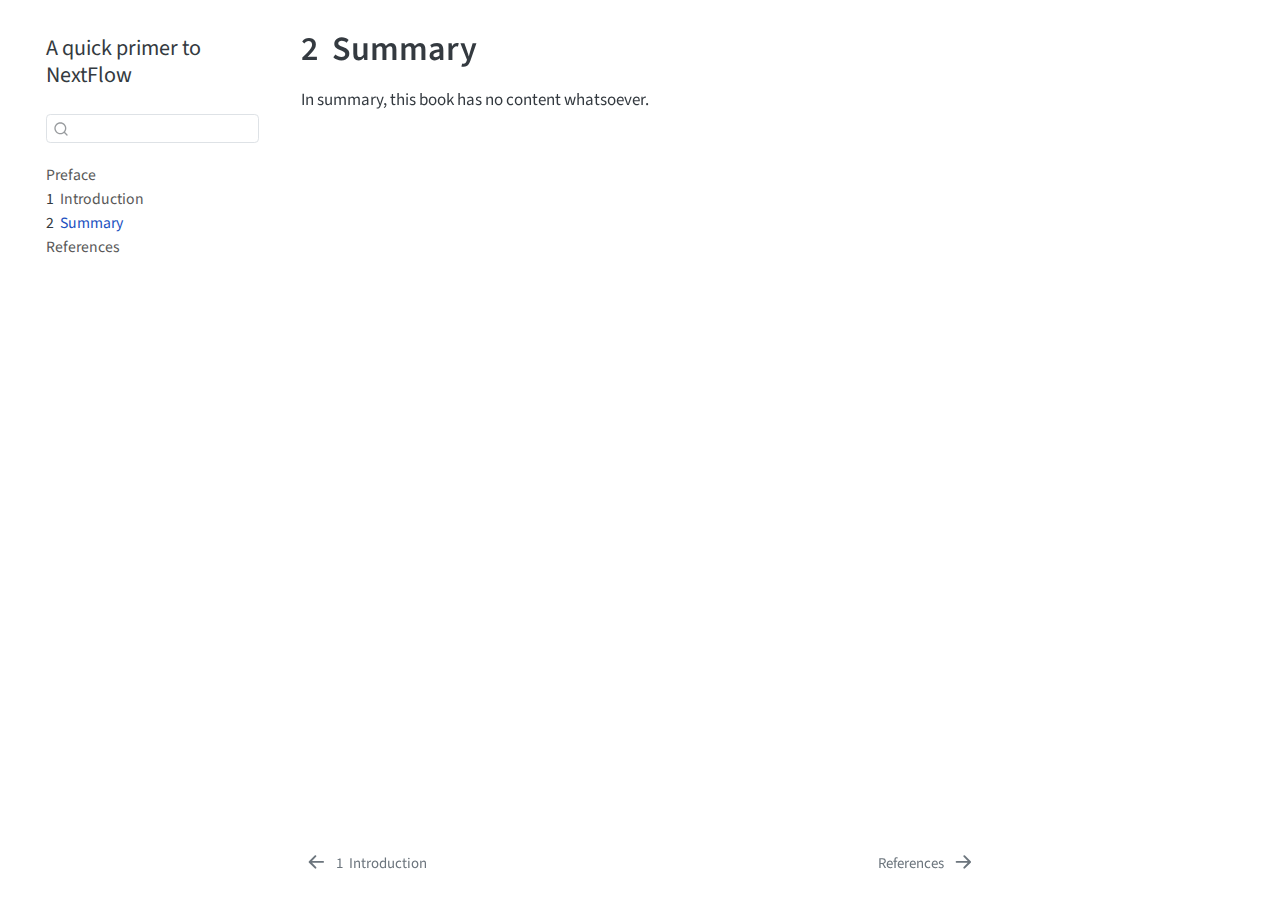
<file: _book/content/summary.html>
<!DOCTYPE html>
<html xmlns="http://www.w3.org/1999/xhtml" lang="en" xml:lang="en"><head>

<meta charset="utf-8">
<meta name="generator" content="quarto-1.5.57">

<meta name="viewport" content="width=device-width, initial-scale=1.0, user-scalable=yes">


<title>2&nbsp; Summary – A quick primer to NextFlow</title>
<style>
code{white-space: pre-wrap;}
span.smallcaps{font-variant: small-caps;}
div.columns{display: flex; gap: min(4vw, 1.5em);}
div.column{flex: auto; overflow-x: auto;}
div.hanging-indent{margin-left: 1.5em; text-indent: -1.5em;}
ul.task-list{list-style: none;}
ul.task-list li input[type="checkbox"] {
  width: 0.8em;
  margin: 0 0.8em 0.2em -1em; /* quarto-specific, see https://github.com/quarto-dev/quarto-cli/issues/4556 */ 
  vertical-align: middle;
}
</style>


<script src="../site_libs/quarto-nav/quarto-nav.js"></script>
<script src="../site_libs/quarto-nav/headroom.min.js"></script>
<script src="../site_libs/clipboard/clipboard.min.js"></script>
<script src="../site_libs/quarto-search/autocomplete.umd.js"></script>
<script src="../site_libs/quarto-search/fuse.min.js"></script>
<script src="../site_libs/quarto-search/quarto-search.js"></script>
<meta name="quarto:offset" content="../">
<link href="../content/references.html" rel="next">
<link href="../content/intro.html" rel="prev">
<script src="../site_libs/quarto-html/quarto.js"></script>
<script src="../site_libs/quarto-html/popper.min.js"></script>
<script src="../site_libs/quarto-html/tippy.umd.min.js"></script>
<script src="../site_libs/quarto-html/anchor.min.js"></script>
<link href="../site_libs/quarto-html/tippy.css" rel="stylesheet">
<link href="../site_libs/quarto-html/quarto-syntax-highlighting.css" rel="stylesheet" id="quarto-text-highlighting-styles">
<script src="../site_libs/bootstrap/bootstrap.min.js"></script>
<link href="../site_libs/bootstrap/bootstrap-icons.css" rel="stylesheet">
<link href="../site_libs/bootstrap/bootstrap.min.css" rel="stylesheet" id="quarto-bootstrap" data-mode="light">
<script id="quarto-search-options" type="application/json">{
  "location": "sidebar",
  "copy-button": false,
  "collapse-after": 3,
  "panel-placement": "start",
  "type": "textbox",
  "limit": 50,
  "keyboard-shortcut": [
    "f",
    "/",
    "s"
  ],
  "show-item-context": false,
  "language": {
    "search-no-results-text": "No results",
    "search-matching-documents-text": "matching documents",
    "search-copy-link-title": "Copy link to search",
    "search-hide-matches-text": "Hide additional matches",
    "search-more-match-text": "more match in this document",
    "search-more-matches-text": "more matches in this document",
    "search-clear-button-title": "Clear",
    "search-text-placeholder": "",
    "search-detached-cancel-button-title": "Cancel",
    "search-submit-button-title": "Submit",
    "search-label": "Search"
  }
}</script>


</head>

<body class="nav-sidebar floating">

<div id="quarto-search-results"></div>
  <header id="quarto-header" class="headroom fixed-top">
  <nav class="quarto-secondary-nav">
    <div class="container-fluid d-flex">
      <button type="button" class="quarto-btn-toggle btn" data-bs-toggle="collapse" role="button" data-bs-target=".quarto-sidebar-collapse-item" aria-controls="quarto-sidebar" aria-expanded="false" aria-label="Toggle sidebar navigation" onclick="if (window.quartoToggleHeadroom) { window.quartoToggleHeadroom(); }">
        <i class="bi bi-layout-text-sidebar-reverse"></i>
      </button>
        <nav class="quarto-page-breadcrumbs" aria-label="breadcrumb"><ol class="breadcrumb"><li class="breadcrumb-item"><a href="../content/summary.html"><span class="chapter-number">2</span>&nbsp; <span class="chapter-title">Summary</span></a></li></ol></nav>
        <a class="flex-grow-1" role="navigation" data-bs-toggle="collapse" data-bs-target=".quarto-sidebar-collapse-item" aria-controls="quarto-sidebar" aria-expanded="false" aria-label="Toggle sidebar navigation" onclick="if (window.quartoToggleHeadroom) { window.quartoToggleHeadroom(); }">      
        </a>
      <button type="button" class="btn quarto-search-button" aria-label="Search" onclick="window.quartoOpenSearch();">
        <i class="bi bi-search"></i>
      </button>
    </div>
  </nav>
</header>
<!-- content -->
<div id="quarto-content" class="quarto-container page-columns page-rows-contents page-layout-article">
<!-- sidebar -->
  <nav id="quarto-sidebar" class="sidebar collapse collapse-horizontal quarto-sidebar-collapse-item sidebar-navigation floating overflow-auto">
    <div class="pt-lg-2 mt-2 text-left sidebar-header">
    <div class="sidebar-title mb-0 py-0">
      <a href="../">A quick primer to NextFlow</a> 
    </div>
      </div>
        <div class="mt-2 flex-shrink-0 align-items-center">
        <div class="sidebar-search">
        <div id="quarto-search" class="" title="Search"></div>
        </div>
        </div>
    <div class="sidebar-menu-container"> 
    <ul class="list-unstyled mt-1">
        <li class="sidebar-item">
  <div class="sidebar-item-container"> 
  <a href="../index.html" class="sidebar-item-text sidebar-link">
 <span class="menu-text">Preface</span></a>
  </div>
</li>
        <li class="sidebar-item">
  <div class="sidebar-item-container"> 
  <a href="../content/intro.html" class="sidebar-item-text sidebar-link">
 <span class="menu-text"><span class="chapter-number">1</span>&nbsp; <span class="chapter-title">Introduction</span></span></a>
  </div>
</li>
        <li class="sidebar-item">
  <div class="sidebar-item-container"> 
  <a href="../content/summary.html" class="sidebar-item-text sidebar-link active">
 <span class="menu-text"><span class="chapter-number">2</span>&nbsp; <span class="chapter-title">Summary</span></span></a>
  </div>
</li>
        <li class="sidebar-item">
  <div class="sidebar-item-container"> 
  <a href="../content/references.html" class="sidebar-item-text sidebar-link">
 <span class="menu-text">References</span></a>
  </div>
</li>
    </ul>
    </div>
</nav>
<div id="quarto-sidebar-glass" class="quarto-sidebar-collapse-item" data-bs-toggle="collapse" data-bs-target=".quarto-sidebar-collapse-item"></div>
<!-- margin-sidebar -->
    <div id="quarto-margin-sidebar" class="sidebar margin-sidebar zindex-bottom">
        
    </div>
<!-- main -->
<main class="content" id="quarto-document-content">

<header id="title-block-header" class="quarto-title-block default">
<div class="quarto-title">
<h1 class="title"><span class="chapter-number">2</span>&nbsp; <span class="chapter-title">Summary</span></h1>
</div>



<div class="quarto-title-meta">

    
  
    
  </div>
  


</header>


<p>In summary, this book has no content whatsoever.</p>



</main> <!-- /main -->
<script id="quarto-html-after-body" type="application/javascript">
window.document.addEventListener("DOMContentLoaded", function (event) {
  const toggleBodyColorMode = (bsSheetEl) => {
    const mode = bsSheetEl.getAttribute("data-mode");
    const bodyEl = window.document.querySelector("body");
    if (mode === "dark") {
      bodyEl.classList.add("quarto-dark");
      bodyEl.classList.remove("quarto-light");
    } else {
      bodyEl.classList.add("quarto-light");
      bodyEl.classList.remove("quarto-dark");
    }
  }
  const toggleBodyColorPrimary = () => {
    const bsSheetEl = window.document.querySelector("link#quarto-bootstrap");
    if (bsSheetEl) {
      toggleBodyColorMode(bsSheetEl);
    }
  }
  toggleBodyColorPrimary();  
  const icon = "";
  const anchorJS = new window.AnchorJS();
  anchorJS.options = {
    placement: 'right',
    icon: icon
  };
  anchorJS.add('.anchored');
  const isCodeAnnotation = (el) => {
    for (const clz of el.classList) {
      if (clz.startsWith('code-annotation-')) {                     
        return true;
      }
    }
    return false;
  }
  const onCopySuccess = function(e) {
    // button target
    const button = e.trigger;
    // don't keep focus
    button.blur();
    // flash "checked"
    button.classList.add('code-copy-button-checked');
    var currentTitle = button.getAttribute("title");
    button.setAttribute("title", "Copied!");
    let tooltip;
    if (window.bootstrap) {
      button.setAttribute("data-bs-toggle", "tooltip");
      button.setAttribute("data-bs-placement", "left");
      button.setAttribute("data-bs-title", "Copied!");
      tooltip = new bootstrap.Tooltip(button, 
        { trigger: "manual", 
          customClass: "code-copy-button-tooltip",
          offset: [0, -8]});
      tooltip.show();    
    }
    setTimeout(function() {
      if (tooltip) {
        tooltip.hide();
        button.removeAttribute("data-bs-title");
        button.removeAttribute("data-bs-toggle");
        button.removeAttribute("data-bs-placement");
      }
      button.setAttribute("title", currentTitle);
      button.classList.remove('code-copy-button-checked');
    }, 1000);
    // clear code selection
    e.clearSelection();
  }
  const getTextToCopy = function(trigger) {
      const codeEl = trigger.previousElementSibling.cloneNode(true);
      for (const childEl of codeEl.children) {
        if (isCodeAnnotation(childEl)) {
          childEl.remove();
        }
      }
      return codeEl.innerText;
  }
  const clipboard = new window.ClipboardJS('.code-copy-button:not([data-in-quarto-modal])', {
    text: getTextToCopy
  });
  clipboard.on('success', onCopySuccess);
  if (window.document.getElementById('quarto-embedded-source-code-modal')) {
    // For code content inside modals, clipBoardJS needs to be initialized with a container option
    // TODO: Check when it could be a function (https://github.com/zenorocha/clipboard.js/issues/860)
    const clipboardModal = new window.ClipboardJS('.code-copy-button[data-in-quarto-modal]', {
      text: getTextToCopy,
      container: window.document.getElementById('quarto-embedded-source-code-modal')
    });
    clipboardModal.on('success', onCopySuccess);
  }
    var localhostRegex = new RegExp(/^(?:http|https):\/\/localhost\:?[0-9]*\//);
    var mailtoRegex = new RegExp(/^mailto:/);
      var filterRegex = new RegExp('/' + window.location.host + '/');
    var isInternal = (href) => {
        return filterRegex.test(href) || localhostRegex.test(href) || mailtoRegex.test(href);
    }
    // Inspect non-navigation links and adorn them if external
 	var links = window.document.querySelectorAll('a[href]:not(.nav-link):not(.navbar-brand):not(.toc-action):not(.sidebar-link):not(.sidebar-item-toggle):not(.pagination-link):not(.no-external):not([aria-hidden]):not(.dropdown-item):not(.quarto-navigation-tool):not(.about-link)');
    for (var i=0; i<links.length; i++) {
      const link = links[i];
      if (!isInternal(link.href)) {
        // undo the damage that might have been done by quarto-nav.js in the case of
        // links that we want to consider external
        if (link.dataset.originalHref !== undefined) {
          link.href = link.dataset.originalHref;
        }
      }
    }
  function tippyHover(el, contentFn, onTriggerFn, onUntriggerFn) {
    const config = {
      allowHTML: true,
      maxWidth: 500,
      delay: 100,
      arrow: false,
      appendTo: function(el) {
          return el.parentElement;
      },
      interactive: true,
      interactiveBorder: 10,
      theme: 'quarto',
      placement: 'bottom-start',
    };
    if (contentFn) {
      config.content = contentFn;
    }
    if (onTriggerFn) {
      config.onTrigger = onTriggerFn;
    }
    if (onUntriggerFn) {
      config.onUntrigger = onUntriggerFn;
    }
    window.tippy(el, config); 
  }
  const noterefs = window.document.querySelectorAll('a[role="doc-noteref"]');
  for (var i=0; i<noterefs.length; i++) {
    const ref = noterefs[i];
    tippyHover(ref, function() {
      // use id or data attribute instead here
      let href = ref.getAttribute('data-footnote-href') || ref.getAttribute('href');
      try { href = new URL(href).hash; } catch {}
      const id = href.replace(/^#\/?/, "");
      const note = window.document.getElementById(id);
      if (note) {
        return note.innerHTML;
      } else {
        return "";
      }
    });
  }
  const xrefs = window.document.querySelectorAll('a.quarto-xref');
  const processXRef = (id, note) => {
    // Strip column container classes
    const stripColumnClz = (el) => {
      el.classList.remove("page-full", "page-columns");
      if (el.children) {
        for (const child of el.children) {
          stripColumnClz(child);
        }
      }
    }
    stripColumnClz(note)
    if (id === null || id.startsWith('sec-')) {
      // Special case sections, only their first couple elements
      const container = document.createElement("div");
      if (note.children && note.children.length > 2) {
        container.appendChild(note.children[0].cloneNode(true));
        for (let i = 1; i < note.children.length; i++) {
          const child = note.children[i];
          if (child.tagName === "P" && child.innerText === "") {
            continue;
          } else {
            container.appendChild(child.cloneNode(true));
            break;
          }
        }
        if (window.Quarto?.typesetMath) {
          window.Quarto.typesetMath(container);
        }
        return container.innerHTML
      } else {
        if (window.Quarto?.typesetMath) {
          window.Quarto.typesetMath(note);
        }
        return note.innerHTML;
      }
    } else {
      // Remove any anchor links if they are present
      const anchorLink = note.querySelector('a.anchorjs-link');
      if (anchorLink) {
        anchorLink.remove();
      }
      if (window.Quarto?.typesetMath) {
        window.Quarto.typesetMath(note);
      }
      // TODO in 1.5, we should make sure this works without a callout special case
      if (note.classList.contains("callout")) {
        return note.outerHTML;
      } else {
        return note.innerHTML;
      }
    }
  }
  for (var i=0; i<xrefs.length; i++) {
    const xref = xrefs[i];
    tippyHover(xref, undefined, function(instance) {
      instance.disable();
      let url = xref.getAttribute('href');
      let hash = undefined; 
      if (url.startsWith('#')) {
        hash = url;
      } else {
        try { hash = new URL(url).hash; } catch {}
      }
      if (hash) {
        const id = hash.replace(/^#\/?/, "");
        const note = window.document.getElementById(id);
        if (note !== null) {
          try {
            const html = processXRef(id, note.cloneNode(true));
            instance.setContent(html);
          } finally {
            instance.enable();
            instance.show();
          }
        } else {
          // See if we can fetch this
          fetch(url.split('#')[0])
          .then(res => res.text())
          .then(html => {
            const parser = new DOMParser();
            const htmlDoc = parser.parseFromString(html, "text/html");
            const note = htmlDoc.getElementById(id);
            if (note !== null) {
              const html = processXRef(id, note);
              instance.setContent(html);
            } 
          }).finally(() => {
            instance.enable();
            instance.show();
          });
        }
      } else {
        // See if we can fetch a full url (with no hash to target)
        // This is a special case and we should probably do some content thinning / targeting
        fetch(url)
        .then(res => res.text())
        .then(html => {
          const parser = new DOMParser();
          const htmlDoc = parser.parseFromString(html, "text/html");
          const note = htmlDoc.querySelector('main.content');
          if (note !== null) {
            // This should only happen for chapter cross references
            // (since there is no id in the URL)
            // remove the first header
            if (note.children.length > 0 && note.children[0].tagName === "HEADER") {
              note.children[0].remove();
            }
            const html = processXRef(null, note);
            instance.setContent(html);
          } 
        }).finally(() => {
          instance.enable();
          instance.show();
        });
      }
    }, function(instance) {
    });
  }
      let selectedAnnoteEl;
      const selectorForAnnotation = ( cell, annotation) => {
        let cellAttr = 'data-code-cell="' + cell + '"';
        let lineAttr = 'data-code-annotation="' +  annotation + '"';
        const selector = 'span[' + cellAttr + '][' + lineAttr + ']';
        return selector;
      }
      const selectCodeLines = (annoteEl) => {
        const doc = window.document;
        const targetCell = annoteEl.getAttribute("data-target-cell");
        const targetAnnotation = annoteEl.getAttribute("data-target-annotation");
        const annoteSpan = window.document.querySelector(selectorForAnnotation(targetCell, targetAnnotation));
        const lines = annoteSpan.getAttribute("data-code-lines").split(",");
        const lineIds = lines.map((line) => {
          return targetCell + "-" + line;
        })
        let top = null;
        let height = null;
        let parent = null;
        if (lineIds.length > 0) {
            //compute the position of the single el (top and bottom and make a div)
            const el = window.document.getElementById(lineIds[0]);
            top = el.offsetTop;
            height = el.offsetHeight;
            parent = el.parentElement.parentElement;
          if (lineIds.length > 1) {
            const lastEl = window.document.getElementById(lineIds[lineIds.length - 1]);
            const bottom = lastEl.offsetTop + lastEl.offsetHeight;
            height = bottom - top;
          }
          if (top !== null && height !== null && parent !== null) {
            // cook up a div (if necessary) and position it 
            let div = window.document.getElementById("code-annotation-line-highlight");
            if (div === null) {
              div = window.document.createElement("div");
              div.setAttribute("id", "code-annotation-line-highlight");
              div.style.position = 'absolute';
              parent.appendChild(div);
            }
            div.style.top = top - 2 + "px";
            div.style.height = height + 4 + "px";
            div.style.left = 0;
            let gutterDiv = window.document.getElementById("code-annotation-line-highlight-gutter");
            if (gutterDiv === null) {
              gutterDiv = window.document.createElement("div");
              gutterDiv.setAttribute("id", "code-annotation-line-highlight-gutter");
              gutterDiv.style.position = 'absolute';
              const codeCell = window.document.getElementById(targetCell);
              const gutter = codeCell.querySelector('.code-annotation-gutter');
              gutter.appendChild(gutterDiv);
            }
            gutterDiv.style.top = top - 2 + "px";
            gutterDiv.style.height = height + 4 + "px";
          }
          selectedAnnoteEl = annoteEl;
        }
      };
      const unselectCodeLines = () => {
        const elementsIds = ["code-annotation-line-highlight", "code-annotation-line-highlight-gutter"];
        elementsIds.forEach((elId) => {
          const div = window.document.getElementById(elId);
          if (div) {
            div.remove();
          }
        });
        selectedAnnoteEl = undefined;
      };
        // Handle positioning of the toggle
    window.addEventListener(
      "resize",
      throttle(() => {
        elRect = undefined;
        if (selectedAnnoteEl) {
          selectCodeLines(selectedAnnoteEl);
        }
      }, 10)
    );
    function throttle(fn, ms) {
    let throttle = false;
    let timer;
      return (...args) => {
        if(!throttle) { // first call gets through
            fn.apply(this, args);
            throttle = true;
        } else { // all the others get throttled
            if(timer) clearTimeout(timer); // cancel #2
            timer = setTimeout(() => {
              fn.apply(this, args);
              timer = throttle = false;
            }, ms);
        }
      };
    }
      // Attach click handler to the DT
      const annoteDls = window.document.querySelectorAll('dt[data-target-cell]');
      for (const annoteDlNode of annoteDls) {
        annoteDlNode.addEventListener('click', (event) => {
          const clickedEl = event.target;
          if (clickedEl !== selectedAnnoteEl) {
            unselectCodeLines();
            const activeEl = window.document.querySelector('dt[data-target-cell].code-annotation-active');
            if (activeEl) {
              activeEl.classList.remove('code-annotation-active');
            }
            selectCodeLines(clickedEl);
            clickedEl.classList.add('code-annotation-active');
          } else {
            // Unselect the line
            unselectCodeLines();
            clickedEl.classList.remove('code-annotation-active');
          }
        });
      }
  const findCites = (el) => {
    const parentEl = el.parentElement;
    if (parentEl) {
      const cites = parentEl.dataset.cites;
      if (cites) {
        return {
          el,
          cites: cites.split(' ')
        };
      } else {
        return findCites(el.parentElement)
      }
    } else {
      return undefined;
    }
  };
  var bibliorefs = window.document.querySelectorAll('a[role="doc-biblioref"]');
  for (var i=0; i<bibliorefs.length; i++) {
    const ref = bibliorefs[i];
    const citeInfo = findCites(ref);
    if (citeInfo) {
      tippyHover(citeInfo.el, function() {
        var popup = window.document.createElement('div');
        citeInfo.cites.forEach(function(cite) {
          var citeDiv = window.document.createElement('div');
          citeDiv.classList.add('hanging-indent');
          citeDiv.classList.add('csl-entry');
          var biblioDiv = window.document.getElementById('ref-' + cite);
          if (biblioDiv) {
            citeDiv.innerHTML = biblioDiv.innerHTML;
          }
          popup.appendChild(citeDiv);
        });
        return popup.innerHTML;
      });
    }
  }
});
</script>
<nav class="page-navigation">
  <div class="nav-page nav-page-previous">
      <a href="../content/intro.html" class="pagination-link" aria-label="Introduction">
        <i class="bi bi-arrow-left-short"></i> <span class="nav-page-text"><span class="chapter-number">1</span>&nbsp; <span class="chapter-title">Introduction</span></span>
      </a>          
  </div>
  <div class="nav-page nav-page-next">
      <a href="../content/references.html" class="pagination-link" aria-label="References">
        <span class="nav-page-text">References</span> <i class="bi bi-arrow-right-short"></i>
      </a>
  </div>
</nav>
</div> <!-- /content -->




</body></html>
</file>
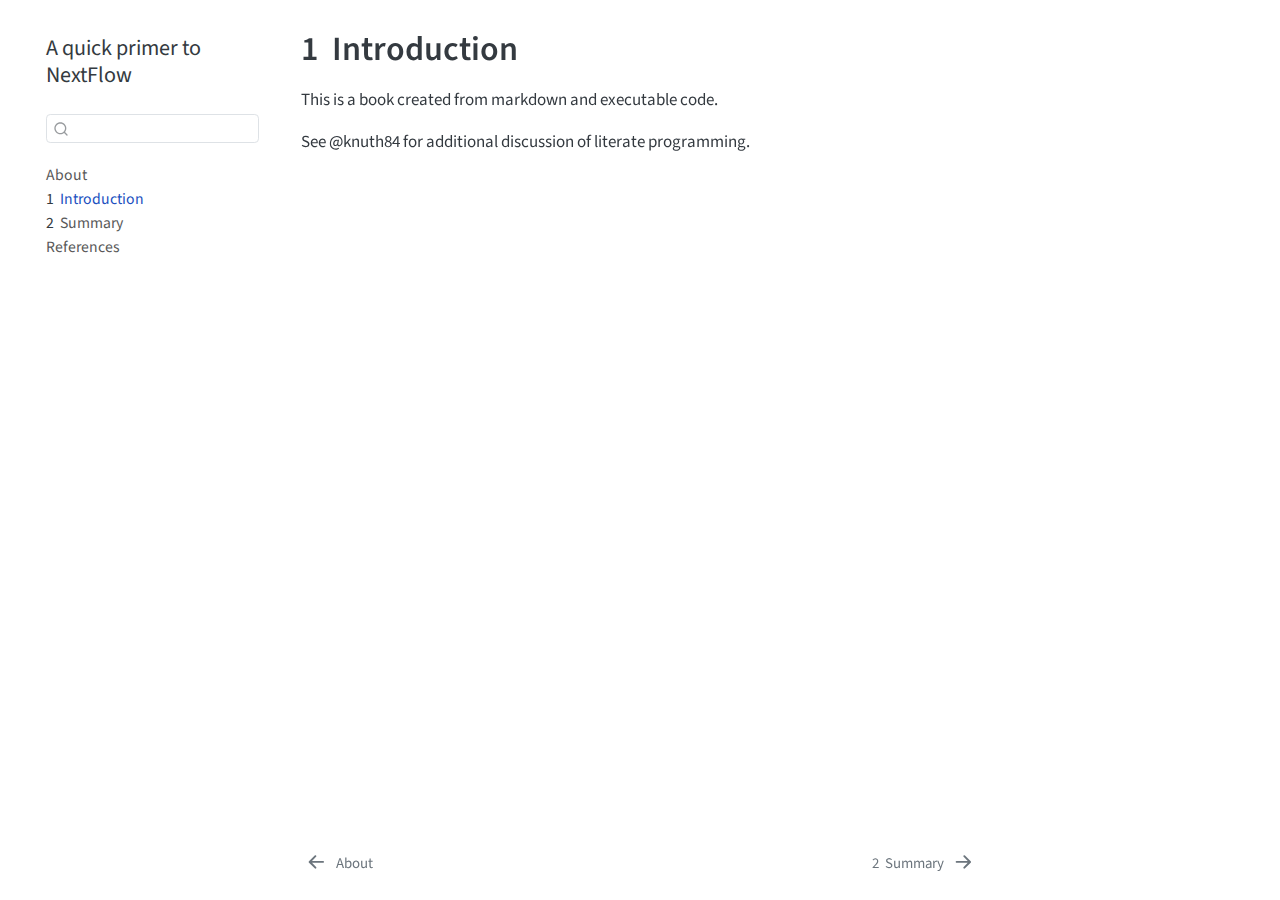
<file: docs/content/intro.html>
<!DOCTYPE html>
<html xmlns="http://www.w3.org/1999/xhtml" lang="en" xml:lang="en"><head>

<meta charset="utf-8">
<meta name="generator" content="quarto-1.5.57">

<meta name="viewport" content="width=device-width, initial-scale=1.0, user-scalable=yes">


<title>1&nbsp; Introduction – A quick primer to NextFlow</title>
<style>
code{white-space: pre-wrap;}
span.smallcaps{font-variant: small-caps;}
div.columns{display: flex; gap: min(4vw, 1.5em);}
div.column{flex: auto; overflow-x: auto;}
div.hanging-indent{margin-left: 1.5em; text-indent: -1.5em;}
ul.task-list{list-style: none;}
ul.task-list li input[type="checkbox"] {
  width: 0.8em;
  margin: 0 0.8em 0.2em -1em; /* quarto-specific, see https://github.com/quarto-dev/quarto-cli/issues/4556 */ 
  vertical-align: middle;
}
</style>


<script src="../site_libs/quarto-nav/quarto-nav.js"></script>
<script src="../site_libs/quarto-nav/headroom.min.js"></script>
<script src="../site_libs/clipboard/clipboard.min.js"></script>
<script src="../site_libs/quarto-search/autocomplete.umd.js"></script>
<script src="../site_libs/quarto-search/fuse.min.js"></script>
<script src="../site_libs/quarto-search/quarto-search.js"></script>
<meta name="quarto:offset" content="../">
<link href="../content/summary.html" rel="next">
<link href="../index.html" rel="prev">
<script src="../site_libs/quarto-html/quarto.js"></script>
<script src="../site_libs/quarto-html/popper.min.js"></script>
<script src="../site_libs/quarto-html/tippy.umd.min.js"></script>
<script src="../site_libs/quarto-html/anchor.min.js"></script>
<link href="../site_libs/quarto-html/tippy.css" rel="stylesheet">
<link href="../site_libs/quarto-html/quarto-syntax-highlighting.css" rel="stylesheet" id="quarto-text-highlighting-styles">
<script src="../site_libs/bootstrap/bootstrap.min.js"></script>
<link href="../site_libs/bootstrap/bootstrap-icons.css" rel="stylesheet">
<link href="../site_libs/bootstrap/bootstrap.min.css" rel="stylesheet" id="quarto-bootstrap" data-mode="light">
<script id="quarto-search-options" type="application/json">{
  "location": "sidebar",
  "copy-button": false,
  "collapse-after": 3,
  "panel-placement": "start",
  "type": "textbox",
  "limit": 50,
  "keyboard-shortcut": [
    "f",
    "/",
    "s"
  ],
  "show-item-context": false,
  "language": {
    "search-no-results-text": "No results",
    "search-matching-documents-text": "matching documents",
    "search-copy-link-title": "Copy link to search",
    "search-hide-matches-text": "Hide additional matches",
    "search-more-match-text": "more match in this document",
    "search-more-matches-text": "more matches in this document",
    "search-clear-button-title": "Clear",
    "search-text-placeholder": "",
    "search-detached-cancel-button-title": "Cancel",
    "search-submit-button-title": "Submit",
    "search-label": "Search"
  }
}</script>


</head>

<body class="nav-sidebar floating">

<div id="quarto-search-results"></div>
  <header id="quarto-header" class="headroom fixed-top">
  <nav class="quarto-secondary-nav">
    <div class="container-fluid d-flex">
      <button type="button" class="quarto-btn-toggle btn" data-bs-toggle="collapse" role="button" data-bs-target=".quarto-sidebar-collapse-item" aria-controls="quarto-sidebar" aria-expanded="false" aria-label="Toggle sidebar navigation" onclick="if (window.quartoToggleHeadroom) { window.quartoToggleHeadroom(); }">
        <i class="bi bi-layout-text-sidebar-reverse"></i>
      </button>
        <nav class="quarto-page-breadcrumbs" aria-label="breadcrumb"><ol class="breadcrumb"><li class="breadcrumb-item"><a href="../content/intro.html"><span class="chapter-number">1</span>&nbsp; <span class="chapter-title">Introduction</span></a></li></ol></nav>
        <a class="flex-grow-1" role="navigation" data-bs-toggle="collapse" data-bs-target=".quarto-sidebar-collapse-item" aria-controls="quarto-sidebar" aria-expanded="false" aria-label="Toggle sidebar navigation" onclick="if (window.quartoToggleHeadroom) { window.quartoToggleHeadroom(); }">      
        </a>
      <button type="button" class="btn quarto-search-button" aria-label="Search" onclick="window.quartoOpenSearch();">
        <i class="bi bi-search"></i>
      </button>
    </div>
  </nav>
</header>
<!-- content -->
<div id="quarto-content" class="quarto-container page-columns page-rows-contents page-layout-article">
<!-- sidebar -->
  <nav id="quarto-sidebar" class="sidebar collapse collapse-horizontal quarto-sidebar-collapse-item sidebar-navigation floating overflow-auto">
    <div class="pt-lg-2 mt-2 text-left sidebar-header">
    <div class="sidebar-title mb-0 py-0">
      <a href="../">A quick primer to NextFlow</a> 
    </div>
      </div>
        <div class="mt-2 flex-shrink-0 align-items-center">
        <div class="sidebar-search">
        <div id="quarto-search" class="" title="Search"></div>
        </div>
        </div>
    <div class="sidebar-menu-container"> 
    <ul class="list-unstyled mt-1">
        <li class="sidebar-item">
  <div class="sidebar-item-container"> 
  <a href="../index.html" class="sidebar-item-text sidebar-link">
 <span class="menu-text">About</span></a>
  </div>
</li>
        <li class="sidebar-item">
  <div class="sidebar-item-container"> 
  <a href="../content/intro.html" class="sidebar-item-text sidebar-link active">
 <span class="menu-text"><span class="chapter-number">1</span>&nbsp; <span class="chapter-title">Introduction</span></span></a>
  </div>
</li>
        <li class="sidebar-item">
  <div class="sidebar-item-container"> 
  <a href="../content/summary.html" class="sidebar-item-text sidebar-link">
 <span class="menu-text"><span class="chapter-number">2</span>&nbsp; <span class="chapter-title">Summary</span></span></a>
  </div>
</li>
        <li class="sidebar-item">
  <div class="sidebar-item-container"> 
  <a href="../content/references.html" class="sidebar-item-text sidebar-link">
 <span class="menu-text">References</span></a>
  </div>
</li>
    </ul>
    </div>
</nav>
<div id="quarto-sidebar-glass" class="quarto-sidebar-collapse-item" data-bs-toggle="collapse" data-bs-target=".quarto-sidebar-collapse-item"></div>
<!-- margin-sidebar -->
    <div id="quarto-margin-sidebar" class="sidebar margin-sidebar zindex-bottom">
        
    </div>
<!-- main -->
<main class="content" id="quarto-document-content">

<header id="title-block-header" class="quarto-title-block default">
<div class="quarto-title">
<h1 class="title"><span class="chapter-number">1</span>&nbsp; <span class="chapter-title">Introduction</span></h1>
</div>



<div class="quarto-title-meta">

    
  
    
  </div>
  


</header>


<p>This is a book created from markdown and executable code.</p>
<p>See <span class="citation" data-cites="knuth84">@knuth84</span> for additional discussion of literate programming.</p>



</main> <!-- /main -->
<script id="quarto-html-after-body" type="application/javascript">
window.document.addEventListener("DOMContentLoaded", function (event) {
  const toggleBodyColorMode = (bsSheetEl) => {
    const mode = bsSheetEl.getAttribute("data-mode");
    const bodyEl = window.document.querySelector("body");
    if (mode === "dark") {
      bodyEl.classList.add("quarto-dark");
      bodyEl.classList.remove("quarto-light");
    } else {
      bodyEl.classList.add("quarto-light");
      bodyEl.classList.remove("quarto-dark");
    }
  }
  const toggleBodyColorPrimary = () => {
    const bsSheetEl = window.document.querySelector("link#quarto-bootstrap");
    if (bsSheetEl) {
      toggleBodyColorMode(bsSheetEl);
    }
  }
  toggleBodyColorPrimary();  
  const icon = "";
  const anchorJS = new window.AnchorJS();
  anchorJS.options = {
    placement: 'right',
    icon: icon
  };
  anchorJS.add('.anchored');
  const isCodeAnnotation = (el) => {
    for (const clz of el.classList) {
      if (clz.startsWith('code-annotation-')) {                     
        return true;
      }
    }
    return false;
  }
  const onCopySuccess = function(e) {
    // button target
    const button = e.trigger;
    // don't keep focus
    button.blur();
    // flash "checked"
    button.classList.add('code-copy-button-checked');
    var currentTitle = button.getAttribute("title");
    button.setAttribute("title", "Copied!");
    let tooltip;
    if (window.bootstrap) {
      button.setAttribute("data-bs-toggle", "tooltip");
      button.setAttribute("data-bs-placement", "left");
      button.setAttribute("data-bs-title", "Copied!");
      tooltip = new bootstrap.Tooltip(button, 
        { trigger: "manual", 
          customClass: "code-copy-button-tooltip",
          offset: [0, -8]});
      tooltip.show();    
    }
    setTimeout(function() {
      if (tooltip) {
        tooltip.hide();
        button.removeAttribute("data-bs-title");
        button.removeAttribute("data-bs-toggle");
        button.removeAttribute("data-bs-placement");
      }
      button.setAttribute("title", currentTitle);
      button.classList.remove('code-copy-button-checked');
    }, 1000);
    // clear code selection
    e.clearSelection();
  }
  const getTextToCopy = function(trigger) {
      const codeEl = trigger.previousElementSibling.cloneNode(true);
      for (const childEl of codeEl.children) {
        if (isCodeAnnotation(childEl)) {
          childEl.remove();
        }
      }
      return codeEl.innerText;
  }
  const clipboard = new window.ClipboardJS('.code-copy-button:not([data-in-quarto-modal])', {
    text: getTextToCopy
  });
  clipboard.on('success', onCopySuccess);
  if (window.document.getElementById('quarto-embedded-source-code-modal')) {
    // For code content inside modals, clipBoardJS needs to be initialized with a container option
    // TODO: Check when it could be a function (https://github.com/zenorocha/clipboard.js/issues/860)
    const clipboardModal = new window.ClipboardJS('.code-copy-button[data-in-quarto-modal]', {
      text: getTextToCopy,
      container: window.document.getElementById('quarto-embedded-source-code-modal')
    });
    clipboardModal.on('success', onCopySuccess);
  }
    var localhostRegex = new RegExp(/^(?:http|https):\/\/localhost\:?[0-9]*\//);
    var mailtoRegex = new RegExp(/^mailto:/);
      var filterRegex = new RegExp('/' + window.location.host + '/');
    var isInternal = (href) => {
        return filterRegex.test(href) || localhostRegex.test(href) || mailtoRegex.test(href);
    }
    // Inspect non-navigation links and adorn them if external
 	var links = window.document.querySelectorAll('a[href]:not(.nav-link):not(.navbar-brand):not(.toc-action):not(.sidebar-link):not(.sidebar-item-toggle):not(.pagination-link):not(.no-external):not([aria-hidden]):not(.dropdown-item):not(.quarto-navigation-tool):not(.about-link)');
    for (var i=0; i<links.length; i++) {
      const link = links[i];
      if (!isInternal(link.href)) {
        // undo the damage that might have been done by quarto-nav.js in the case of
        // links that we want to consider external
        if (link.dataset.originalHref !== undefined) {
          link.href = link.dataset.originalHref;
        }
      }
    }
  function tippyHover(el, contentFn, onTriggerFn, onUntriggerFn) {
    const config = {
      allowHTML: true,
      maxWidth: 500,
      delay: 100,
      arrow: false,
      appendTo: function(el) {
          return el.parentElement;
      },
      interactive: true,
      interactiveBorder: 10,
      theme: 'quarto',
      placement: 'bottom-start',
    };
    if (contentFn) {
      config.content = contentFn;
    }
    if (onTriggerFn) {
      config.onTrigger = onTriggerFn;
    }
    if (onUntriggerFn) {
      config.onUntrigger = onUntriggerFn;
    }
    window.tippy(el, config); 
  }
  const noterefs = window.document.querySelectorAll('a[role="doc-noteref"]');
  for (var i=0; i<noterefs.length; i++) {
    const ref = noterefs[i];
    tippyHover(ref, function() {
      // use id or data attribute instead here
      let href = ref.getAttribute('data-footnote-href') || ref.getAttribute('href');
      try { href = new URL(href).hash; } catch {}
      const id = href.replace(/^#\/?/, "");
      const note = window.document.getElementById(id);
      if (note) {
        return note.innerHTML;
      } else {
        return "";
      }
    });
  }
  const xrefs = window.document.querySelectorAll('a.quarto-xref');
  const processXRef = (id, note) => {
    // Strip column container classes
    const stripColumnClz = (el) => {
      el.classList.remove("page-full", "page-columns");
      if (el.children) {
        for (const child of el.children) {
          stripColumnClz(child);
        }
      }
    }
    stripColumnClz(note)
    if (id === null || id.startsWith('sec-')) {
      // Special case sections, only their first couple elements
      const container = document.createElement("div");
      if (note.children && note.children.length > 2) {
        container.appendChild(note.children[0].cloneNode(true));
        for (let i = 1; i < note.children.length; i++) {
          const child = note.children[i];
          if (child.tagName === "P" && child.innerText === "") {
            continue;
          } else {
            container.appendChild(child.cloneNode(true));
            break;
          }
        }
        if (window.Quarto?.typesetMath) {
          window.Quarto.typesetMath(container);
        }
        return container.innerHTML
      } else {
        if (window.Quarto?.typesetMath) {
          window.Quarto.typesetMath(note);
        }
        return note.innerHTML;
      }
    } else {
      // Remove any anchor links if they are present
      const anchorLink = note.querySelector('a.anchorjs-link');
      if (anchorLink) {
        anchorLink.remove();
      }
      if (window.Quarto?.typesetMath) {
        window.Quarto.typesetMath(note);
      }
      // TODO in 1.5, we should make sure this works without a callout special case
      if (note.classList.contains("callout")) {
        return note.outerHTML;
      } else {
        return note.innerHTML;
      }
    }
  }
  for (var i=0; i<xrefs.length; i++) {
    const xref = xrefs[i];
    tippyHover(xref, undefined, function(instance) {
      instance.disable();
      let url = xref.getAttribute('href');
      let hash = undefined; 
      if (url.startsWith('#')) {
        hash = url;
      } else {
        try { hash = new URL(url).hash; } catch {}
      }
      if (hash) {
        const id = hash.replace(/^#\/?/, "");
        const note = window.document.getElementById(id);
        if (note !== null) {
          try {
            const html = processXRef(id, note.cloneNode(true));
            instance.setContent(html);
          } finally {
            instance.enable();
            instance.show();
          }
        } else {
          // See if we can fetch this
          fetch(url.split('#')[0])
          .then(res => res.text())
          .then(html => {
            const parser = new DOMParser();
            const htmlDoc = parser.parseFromString(html, "text/html");
            const note = htmlDoc.getElementById(id);
            if (note !== null) {
              const html = processXRef(id, note);
              instance.setContent(html);
            } 
          }).finally(() => {
            instance.enable();
            instance.show();
          });
        }
      } else {
        // See if we can fetch a full url (with no hash to target)
        // This is a special case and we should probably do some content thinning / targeting
        fetch(url)
        .then(res => res.text())
        .then(html => {
          const parser = new DOMParser();
          const htmlDoc = parser.parseFromString(html, "text/html");
          const note = htmlDoc.querySelector('main.content');
          if (note !== null) {
            // This should only happen for chapter cross references
            // (since there is no id in the URL)
            // remove the first header
            if (note.children.length > 0 && note.children[0].tagName === "HEADER") {
              note.children[0].remove();
            }
            const html = processXRef(null, note);
            instance.setContent(html);
          } 
        }).finally(() => {
          instance.enable();
          instance.show();
        });
      }
    }, function(instance) {
    });
  }
      let selectedAnnoteEl;
      const selectorForAnnotation = ( cell, annotation) => {
        let cellAttr = 'data-code-cell="' + cell + '"';
        let lineAttr = 'data-code-annotation="' +  annotation + '"';
        const selector = 'span[' + cellAttr + '][' + lineAttr + ']';
        return selector;
      }
      const selectCodeLines = (annoteEl) => {
        const doc = window.document;
        const targetCell = annoteEl.getAttribute("data-target-cell");
        const targetAnnotation = annoteEl.getAttribute("data-target-annotation");
        const annoteSpan = window.document.querySelector(selectorForAnnotation(targetCell, targetAnnotation));
        const lines = annoteSpan.getAttribute("data-code-lines").split(",");
        const lineIds = lines.map((line) => {
          return targetCell + "-" + line;
        })
        let top = null;
        let height = null;
        let parent = null;
        if (lineIds.length > 0) {
            //compute the position of the single el (top and bottom and make a div)
            const el = window.document.getElementById(lineIds[0]);
            top = el.offsetTop;
            height = el.offsetHeight;
            parent = el.parentElement.parentElement;
          if (lineIds.length > 1) {
            const lastEl = window.document.getElementById(lineIds[lineIds.length - 1]);
            const bottom = lastEl.offsetTop + lastEl.offsetHeight;
            height = bottom - top;
          }
          if (top !== null && height !== null && parent !== null) {
            // cook up a div (if necessary) and position it 
            let div = window.document.getElementById("code-annotation-line-highlight");
            if (div === null) {
              div = window.document.createElement("div");
              div.setAttribute("id", "code-annotation-line-highlight");
              div.style.position = 'absolute';
              parent.appendChild(div);
            }
            div.style.top = top - 2 + "px";
            div.style.height = height + 4 + "px";
            div.style.left = 0;
            let gutterDiv = window.document.getElementById("code-annotation-line-highlight-gutter");
            if (gutterDiv === null) {
              gutterDiv = window.document.createElement("div");
              gutterDiv.setAttribute("id", "code-annotation-line-highlight-gutter");
              gutterDiv.style.position = 'absolute';
              const codeCell = window.document.getElementById(targetCell);
              const gutter = codeCell.querySelector('.code-annotation-gutter');
              gutter.appendChild(gutterDiv);
            }
            gutterDiv.style.top = top - 2 + "px";
            gutterDiv.style.height = height + 4 + "px";
          }
          selectedAnnoteEl = annoteEl;
        }
      };
      const unselectCodeLines = () => {
        const elementsIds = ["code-annotation-line-highlight", "code-annotation-line-highlight-gutter"];
        elementsIds.forEach((elId) => {
          const div = window.document.getElementById(elId);
          if (div) {
            div.remove();
          }
        });
        selectedAnnoteEl = undefined;
      };
        // Handle positioning of the toggle
    window.addEventListener(
      "resize",
      throttle(() => {
        elRect = undefined;
        if (selectedAnnoteEl) {
          selectCodeLines(selectedAnnoteEl);
        }
      }, 10)
    );
    function throttle(fn, ms) {
    let throttle = false;
    let timer;
      return (...args) => {
        if(!throttle) { // first call gets through
            fn.apply(this, args);
            throttle = true;
        } else { // all the others get throttled
            if(timer) clearTimeout(timer); // cancel #2
            timer = setTimeout(() => {
              fn.apply(this, args);
              timer = throttle = false;
            }, ms);
        }
      };
    }
      // Attach click handler to the DT
      const annoteDls = window.document.querySelectorAll('dt[data-target-cell]');
      for (const annoteDlNode of annoteDls) {
        annoteDlNode.addEventListener('click', (event) => {
          const clickedEl = event.target;
          if (clickedEl !== selectedAnnoteEl) {
            unselectCodeLines();
            const activeEl = window.document.querySelector('dt[data-target-cell].code-annotation-active');
            if (activeEl) {
              activeEl.classList.remove('code-annotation-active');
            }
            selectCodeLines(clickedEl);
            clickedEl.classList.add('code-annotation-active');
          } else {
            // Unselect the line
            unselectCodeLines();
            clickedEl.classList.remove('code-annotation-active');
          }
        });
      }
  const findCites = (el) => {
    const parentEl = el.parentElement;
    if (parentEl) {
      const cites = parentEl.dataset.cites;
      if (cites) {
        return {
          el,
          cites: cites.split(' ')
        };
      } else {
        return findCites(el.parentElement)
      }
    } else {
      return undefined;
    }
  };
  var bibliorefs = window.document.querySelectorAll('a[role="doc-biblioref"]');
  for (var i=0; i<bibliorefs.length; i++) {
    const ref = bibliorefs[i];
    const citeInfo = findCites(ref);
    if (citeInfo) {
      tippyHover(citeInfo.el, function() {
        var popup = window.document.createElement('div');
        citeInfo.cites.forEach(function(cite) {
          var citeDiv = window.document.createElement('div');
          citeDiv.classList.add('hanging-indent');
          citeDiv.classList.add('csl-entry');
          var biblioDiv = window.document.getElementById('ref-' + cite);
          if (biblioDiv) {
            citeDiv.innerHTML = biblioDiv.innerHTML;
          }
          popup.appendChild(citeDiv);
        });
        return popup.innerHTML;
      });
    }
  }
});
</script>
<nav class="page-navigation">
  <div class="nav-page nav-page-previous">
      <a href="../index.html" class="pagination-link" aria-label="About">
        <i class="bi bi-arrow-left-short"></i> <span class="nav-page-text">About</span>
      </a>          
  </div>
  <div class="nav-page nav-page-next">
      <a href="../content/summary.html" class="pagination-link" aria-label="Summary">
        <span class="nav-page-text"><span class="chapter-number">2</span>&nbsp; <span class="chapter-title">Summary</span></span> <i class="bi bi-arrow-right-short"></i>
      </a>
  </div>
</nav>
</div> <!-- /content -->




</body></html>
</file>
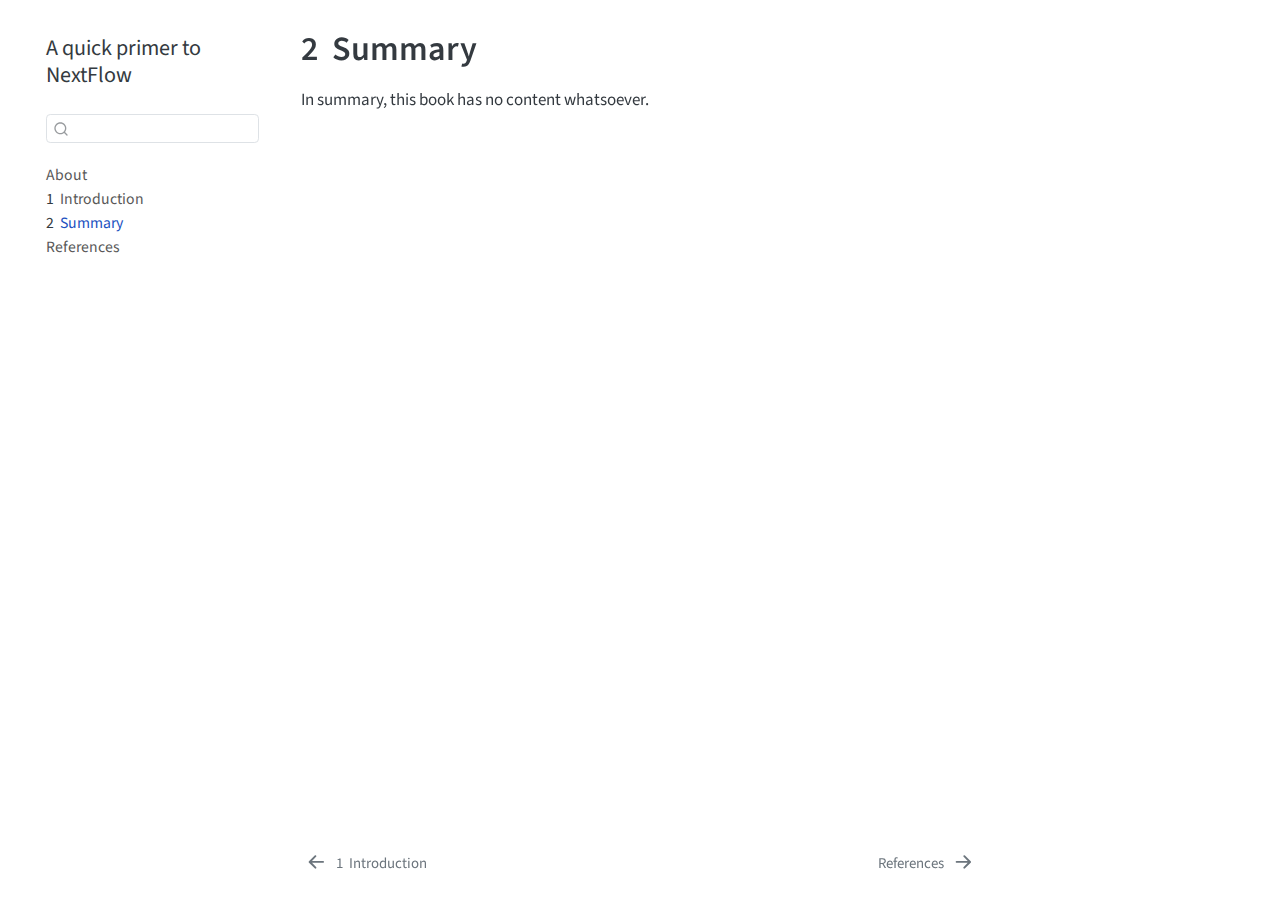
<file: docs/content/summary.html>
<!DOCTYPE html>
<html xmlns="http://www.w3.org/1999/xhtml" lang="en" xml:lang="en"><head>

<meta charset="utf-8">
<meta name="generator" content="quarto-1.5.57">

<meta name="viewport" content="width=device-width, initial-scale=1.0, user-scalable=yes">


<title>2&nbsp; Summary – A quick primer to NextFlow</title>
<style>
code{white-space: pre-wrap;}
span.smallcaps{font-variant: small-caps;}
div.columns{display: flex; gap: min(4vw, 1.5em);}
div.column{flex: auto; overflow-x: auto;}
div.hanging-indent{margin-left: 1.5em; text-indent: -1.5em;}
ul.task-list{list-style: none;}
ul.task-list li input[type="checkbox"] {
  width: 0.8em;
  margin: 0 0.8em 0.2em -1em; /* quarto-specific, see https://github.com/quarto-dev/quarto-cli/issues/4556 */ 
  vertical-align: middle;
}
</style>


<script src="../site_libs/quarto-nav/quarto-nav.js"></script>
<script src="../site_libs/quarto-nav/headroom.min.js"></script>
<script src="../site_libs/clipboard/clipboard.min.js"></script>
<script src="../site_libs/quarto-search/autocomplete.umd.js"></script>
<script src="../site_libs/quarto-search/fuse.min.js"></script>
<script src="../site_libs/quarto-search/quarto-search.js"></script>
<meta name="quarto:offset" content="../">
<link href="../content/references.html" rel="next">
<link href="../content/intro.html" rel="prev">
<script src="../site_libs/quarto-html/quarto.js"></script>
<script src="../site_libs/quarto-html/popper.min.js"></script>
<script src="../site_libs/quarto-html/tippy.umd.min.js"></script>
<script src="../site_libs/quarto-html/anchor.min.js"></script>
<link href="../site_libs/quarto-html/tippy.css" rel="stylesheet">
<link href="../site_libs/quarto-html/quarto-syntax-highlighting.css" rel="stylesheet" id="quarto-text-highlighting-styles">
<script src="../site_libs/bootstrap/bootstrap.min.js"></script>
<link href="../site_libs/bootstrap/bootstrap-icons.css" rel="stylesheet">
<link href="../site_libs/bootstrap/bootstrap.min.css" rel="stylesheet" id="quarto-bootstrap" data-mode="light">
<script id="quarto-search-options" type="application/json">{
  "location": "sidebar",
  "copy-button": false,
  "collapse-after": 3,
  "panel-placement": "start",
  "type": "textbox",
  "limit": 50,
  "keyboard-shortcut": [
    "f",
    "/",
    "s"
  ],
  "show-item-context": false,
  "language": {
    "search-no-results-text": "No results",
    "search-matching-documents-text": "matching documents",
    "search-copy-link-title": "Copy link to search",
    "search-hide-matches-text": "Hide additional matches",
    "search-more-match-text": "more match in this document",
    "search-more-matches-text": "more matches in this document",
    "search-clear-button-title": "Clear",
    "search-text-placeholder": "",
    "search-detached-cancel-button-title": "Cancel",
    "search-submit-button-title": "Submit",
    "search-label": "Search"
  }
}</script>


</head>

<body class="nav-sidebar floating">

<div id="quarto-search-results"></div>
  <header id="quarto-header" class="headroom fixed-top">
  <nav class="quarto-secondary-nav">
    <div class="container-fluid d-flex">
      <button type="button" class="quarto-btn-toggle btn" data-bs-toggle="collapse" role="button" data-bs-target=".quarto-sidebar-collapse-item" aria-controls="quarto-sidebar" aria-expanded="false" aria-label="Toggle sidebar navigation" onclick="if (window.quartoToggleHeadroom) { window.quartoToggleHeadroom(); }">
        <i class="bi bi-layout-text-sidebar-reverse"></i>
      </button>
        <nav class="quarto-page-breadcrumbs" aria-label="breadcrumb"><ol class="breadcrumb"><li class="breadcrumb-item"><a href="../content/summary.html"><span class="chapter-number">2</span>&nbsp; <span class="chapter-title">Summary</span></a></li></ol></nav>
        <a class="flex-grow-1" role="navigation" data-bs-toggle="collapse" data-bs-target=".quarto-sidebar-collapse-item" aria-controls="quarto-sidebar" aria-expanded="false" aria-label="Toggle sidebar navigation" onclick="if (window.quartoToggleHeadroom) { window.quartoToggleHeadroom(); }">      
        </a>
      <button type="button" class="btn quarto-search-button" aria-label="Search" onclick="window.quartoOpenSearch();">
        <i class="bi bi-search"></i>
      </button>
    </div>
  </nav>
</header>
<!-- content -->
<div id="quarto-content" class="quarto-container page-columns page-rows-contents page-layout-article">
<!-- sidebar -->
  <nav id="quarto-sidebar" class="sidebar collapse collapse-horizontal quarto-sidebar-collapse-item sidebar-navigation floating overflow-auto">
    <div class="pt-lg-2 mt-2 text-left sidebar-header">
    <div class="sidebar-title mb-0 py-0">
      <a href="../">A quick primer to NextFlow</a> 
    </div>
      </div>
        <div class="mt-2 flex-shrink-0 align-items-center">
        <div class="sidebar-search">
        <div id="quarto-search" class="" title="Search"></div>
        </div>
        </div>
    <div class="sidebar-menu-container"> 
    <ul class="list-unstyled mt-1">
        <li class="sidebar-item">
  <div class="sidebar-item-container"> 
  <a href="../index.html" class="sidebar-item-text sidebar-link">
 <span class="menu-text">About</span></a>
  </div>
</li>
        <li class="sidebar-item">
  <div class="sidebar-item-container"> 
  <a href="../content/intro.html" class="sidebar-item-text sidebar-link">
 <span class="menu-text"><span class="chapter-number">1</span>&nbsp; <span class="chapter-title">Introduction</span></span></a>
  </div>
</li>
        <li class="sidebar-item">
  <div class="sidebar-item-container"> 
  <a href="../content/summary.html" class="sidebar-item-text sidebar-link active">
 <span class="menu-text"><span class="chapter-number">2</span>&nbsp; <span class="chapter-title">Summary</span></span></a>
  </div>
</li>
        <li class="sidebar-item">
  <div class="sidebar-item-container"> 
  <a href="../content/references.html" class="sidebar-item-text sidebar-link">
 <span class="menu-text">References</span></a>
  </div>
</li>
    </ul>
    </div>
</nav>
<div id="quarto-sidebar-glass" class="quarto-sidebar-collapse-item" data-bs-toggle="collapse" data-bs-target=".quarto-sidebar-collapse-item"></div>
<!-- margin-sidebar -->
    <div id="quarto-margin-sidebar" class="sidebar margin-sidebar zindex-bottom">
        
    </div>
<!-- main -->
<main class="content" id="quarto-document-content">

<header id="title-block-header" class="quarto-title-block default">
<div class="quarto-title">
<h1 class="title"><span class="chapter-number">2</span>&nbsp; <span class="chapter-title">Summary</span></h1>
</div>



<div class="quarto-title-meta">

    
  
    
  </div>
  


</header>


<p>In summary, this book has no content whatsoever.</p>



</main> <!-- /main -->
<script id="quarto-html-after-body" type="application/javascript">
window.document.addEventListener("DOMContentLoaded", function (event) {
  const toggleBodyColorMode = (bsSheetEl) => {
    const mode = bsSheetEl.getAttribute("data-mode");
    const bodyEl = window.document.querySelector("body");
    if (mode === "dark") {
      bodyEl.classList.add("quarto-dark");
      bodyEl.classList.remove("quarto-light");
    } else {
      bodyEl.classList.add("quarto-light");
      bodyEl.classList.remove("quarto-dark");
    }
  }
  const toggleBodyColorPrimary = () => {
    const bsSheetEl = window.document.querySelector("link#quarto-bootstrap");
    if (bsSheetEl) {
      toggleBodyColorMode(bsSheetEl);
    }
  }
  toggleBodyColorPrimary();  
  const icon = "";
  const anchorJS = new window.AnchorJS();
  anchorJS.options = {
    placement: 'right',
    icon: icon
  };
  anchorJS.add('.anchored');
  const isCodeAnnotation = (el) => {
    for (const clz of el.classList) {
      if (clz.startsWith('code-annotation-')) {                     
        return true;
      }
    }
    return false;
  }
  const onCopySuccess = function(e) {
    // button target
    const button = e.trigger;
    // don't keep focus
    button.blur();
    // flash "checked"
    button.classList.add('code-copy-button-checked');
    var currentTitle = button.getAttribute("title");
    button.setAttribute("title", "Copied!");
    let tooltip;
    if (window.bootstrap) {
      button.setAttribute("data-bs-toggle", "tooltip");
      button.setAttribute("data-bs-placement", "left");
      button.setAttribute("data-bs-title", "Copied!");
      tooltip = new bootstrap.Tooltip(button, 
        { trigger: "manual", 
          customClass: "code-copy-button-tooltip",
          offset: [0, -8]});
      tooltip.show();    
    }
    setTimeout(function() {
      if (tooltip) {
        tooltip.hide();
        button.removeAttribute("data-bs-title");
        button.removeAttribute("data-bs-toggle");
        button.removeAttribute("data-bs-placement");
      }
      button.setAttribute("title", currentTitle);
      button.classList.remove('code-copy-button-checked');
    }, 1000);
    // clear code selection
    e.clearSelection();
  }
  const getTextToCopy = function(trigger) {
      const codeEl = trigger.previousElementSibling.cloneNode(true);
      for (const childEl of codeEl.children) {
        if (isCodeAnnotation(childEl)) {
          childEl.remove();
        }
      }
      return codeEl.innerText;
  }
  const clipboard = new window.ClipboardJS('.code-copy-button:not([data-in-quarto-modal])', {
    text: getTextToCopy
  });
  clipboard.on('success', onCopySuccess);
  if (window.document.getElementById('quarto-embedded-source-code-modal')) {
    // For code content inside modals, clipBoardJS needs to be initialized with a container option
    // TODO: Check when it could be a function (https://github.com/zenorocha/clipboard.js/issues/860)
    const clipboardModal = new window.ClipboardJS('.code-copy-button[data-in-quarto-modal]', {
      text: getTextToCopy,
      container: window.document.getElementById('quarto-embedded-source-code-modal')
    });
    clipboardModal.on('success', onCopySuccess);
  }
    var localhostRegex = new RegExp(/^(?:http|https):\/\/localhost\:?[0-9]*\//);
    var mailtoRegex = new RegExp(/^mailto:/);
      var filterRegex = new RegExp('/' + window.location.host + '/');
    var isInternal = (href) => {
        return filterRegex.test(href) || localhostRegex.test(href) || mailtoRegex.test(href);
    }
    // Inspect non-navigation links and adorn them if external
 	var links = window.document.querySelectorAll('a[href]:not(.nav-link):not(.navbar-brand):not(.toc-action):not(.sidebar-link):not(.sidebar-item-toggle):not(.pagination-link):not(.no-external):not([aria-hidden]):not(.dropdown-item):not(.quarto-navigation-tool):not(.about-link)');
    for (var i=0; i<links.length; i++) {
      const link = links[i];
      if (!isInternal(link.href)) {
        // undo the damage that might have been done by quarto-nav.js in the case of
        // links that we want to consider external
        if (link.dataset.originalHref !== undefined) {
          link.href = link.dataset.originalHref;
        }
      }
    }
  function tippyHover(el, contentFn, onTriggerFn, onUntriggerFn) {
    const config = {
      allowHTML: true,
      maxWidth: 500,
      delay: 100,
      arrow: false,
      appendTo: function(el) {
          return el.parentElement;
      },
      interactive: true,
      interactiveBorder: 10,
      theme: 'quarto',
      placement: 'bottom-start',
    };
    if (contentFn) {
      config.content = contentFn;
    }
    if (onTriggerFn) {
      config.onTrigger = onTriggerFn;
    }
    if (onUntriggerFn) {
      config.onUntrigger = onUntriggerFn;
    }
    window.tippy(el, config); 
  }
  const noterefs = window.document.querySelectorAll('a[role="doc-noteref"]');
  for (var i=0; i<noterefs.length; i++) {
    const ref = noterefs[i];
    tippyHover(ref, function() {
      // use id or data attribute instead here
      let href = ref.getAttribute('data-footnote-href') || ref.getAttribute('href');
      try { href = new URL(href).hash; } catch {}
      const id = href.replace(/^#\/?/, "");
      const note = window.document.getElementById(id);
      if (note) {
        return note.innerHTML;
      } else {
        return "";
      }
    });
  }
  const xrefs = window.document.querySelectorAll('a.quarto-xref');
  const processXRef = (id, note) => {
    // Strip column container classes
    const stripColumnClz = (el) => {
      el.classList.remove("page-full", "page-columns");
      if (el.children) {
        for (const child of el.children) {
          stripColumnClz(child);
        }
      }
    }
    stripColumnClz(note)
    if (id === null || id.startsWith('sec-')) {
      // Special case sections, only their first couple elements
      const container = document.createElement("div");
      if (note.children && note.children.length > 2) {
        container.appendChild(note.children[0].cloneNode(true));
        for (let i = 1; i < note.children.length; i++) {
          const child = note.children[i];
          if (child.tagName === "P" && child.innerText === "") {
            continue;
          } else {
            container.appendChild(child.cloneNode(true));
            break;
          }
        }
        if (window.Quarto?.typesetMath) {
          window.Quarto.typesetMath(container);
        }
        return container.innerHTML
      } else {
        if (window.Quarto?.typesetMath) {
          window.Quarto.typesetMath(note);
        }
        return note.innerHTML;
      }
    } else {
      // Remove any anchor links if they are present
      const anchorLink = note.querySelector('a.anchorjs-link');
      if (anchorLink) {
        anchorLink.remove();
      }
      if (window.Quarto?.typesetMath) {
        window.Quarto.typesetMath(note);
      }
      // TODO in 1.5, we should make sure this works without a callout special case
      if (note.classList.contains("callout")) {
        return note.outerHTML;
      } else {
        return note.innerHTML;
      }
    }
  }
  for (var i=0; i<xrefs.length; i++) {
    const xref = xrefs[i];
    tippyHover(xref, undefined, function(instance) {
      instance.disable();
      let url = xref.getAttribute('href');
      let hash = undefined; 
      if (url.startsWith('#')) {
        hash = url;
      } else {
        try { hash = new URL(url).hash; } catch {}
      }
      if (hash) {
        const id = hash.replace(/^#\/?/, "");
        const note = window.document.getElementById(id);
        if (note !== null) {
          try {
            const html = processXRef(id, note.cloneNode(true));
            instance.setContent(html);
          } finally {
            instance.enable();
            instance.show();
          }
        } else {
          // See if we can fetch this
          fetch(url.split('#')[0])
          .then(res => res.text())
          .then(html => {
            const parser = new DOMParser();
            const htmlDoc = parser.parseFromString(html, "text/html");
            const note = htmlDoc.getElementById(id);
            if (note !== null) {
              const html = processXRef(id, note);
              instance.setContent(html);
            } 
          }).finally(() => {
            instance.enable();
            instance.show();
          });
        }
      } else {
        // See if we can fetch a full url (with no hash to target)
        // This is a special case and we should probably do some content thinning / targeting
        fetch(url)
        .then(res => res.text())
        .then(html => {
          const parser = new DOMParser();
          const htmlDoc = parser.parseFromString(html, "text/html");
          const note = htmlDoc.querySelector('main.content');
          if (note !== null) {
            // This should only happen for chapter cross references
            // (since there is no id in the URL)
            // remove the first header
            if (note.children.length > 0 && note.children[0].tagName === "HEADER") {
              note.children[0].remove();
            }
            const html = processXRef(null, note);
            instance.setContent(html);
          } 
        }).finally(() => {
          instance.enable();
          instance.show();
        });
      }
    }, function(instance) {
    });
  }
      let selectedAnnoteEl;
      const selectorForAnnotation = ( cell, annotation) => {
        let cellAttr = 'data-code-cell="' + cell + '"';
        let lineAttr = 'data-code-annotation="' +  annotation + '"';
        const selector = 'span[' + cellAttr + '][' + lineAttr + ']';
        return selector;
      }
      const selectCodeLines = (annoteEl) => {
        const doc = window.document;
        const targetCell = annoteEl.getAttribute("data-target-cell");
        const targetAnnotation = annoteEl.getAttribute("data-target-annotation");
        const annoteSpan = window.document.querySelector(selectorForAnnotation(targetCell, targetAnnotation));
        const lines = annoteSpan.getAttribute("data-code-lines").split(",");
        const lineIds = lines.map((line) => {
          return targetCell + "-" + line;
        })
        let top = null;
        let height = null;
        let parent = null;
        if (lineIds.length > 0) {
            //compute the position of the single el (top and bottom and make a div)
            const el = window.document.getElementById(lineIds[0]);
            top = el.offsetTop;
            height = el.offsetHeight;
            parent = el.parentElement.parentElement;
          if (lineIds.length > 1) {
            const lastEl = window.document.getElementById(lineIds[lineIds.length - 1]);
            const bottom = lastEl.offsetTop + lastEl.offsetHeight;
            height = bottom - top;
          }
          if (top !== null && height !== null && parent !== null) {
            // cook up a div (if necessary) and position it 
            let div = window.document.getElementById("code-annotation-line-highlight");
            if (div === null) {
              div = window.document.createElement("div");
              div.setAttribute("id", "code-annotation-line-highlight");
              div.style.position = 'absolute';
              parent.appendChild(div);
            }
            div.style.top = top - 2 + "px";
            div.style.height = height + 4 + "px";
            div.style.left = 0;
            let gutterDiv = window.document.getElementById("code-annotation-line-highlight-gutter");
            if (gutterDiv === null) {
              gutterDiv = window.document.createElement("div");
              gutterDiv.setAttribute("id", "code-annotation-line-highlight-gutter");
              gutterDiv.style.position = 'absolute';
              const codeCell = window.document.getElementById(targetCell);
              const gutter = codeCell.querySelector('.code-annotation-gutter');
              gutter.appendChild(gutterDiv);
            }
            gutterDiv.style.top = top - 2 + "px";
            gutterDiv.style.height = height + 4 + "px";
          }
          selectedAnnoteEl = annoteEl;
        }
      };
      const unselectCodeLines = () => {
        const elementsIds = ["code-annotation-line-highlight", "code-annotation-line-highlight-gutter"];
        elementsIds.forEach((elId) => {
          const div = window.document.getElementById(elId);
          if (div) {
            div.remove();
          }
        });
        selectedAnnoteEl = undefined;
      };
        // Handle positioning of the toggle
    window.addEventListener(
      "resize",
      throttle(() => {
        elRect = undefined;
        if (selectedAnnoteEl) {
          selectCodeLines(selectedAnnoteEl);
        }
      }, 10)
    );
    function throttle(fn, ms) {
    let throttle = false;
    let timer;
      return (...args) => {
        if(!throttle) { // first call gets through
            fn.apply(this, args);
            throttle = true;
        } else { // all the others get throttled
            if(timer) clearTimeout(timer); // cancel #2
            timer = setTimeout(() => {
              fn.apply(this, args);
              timer = throttle = false;
            }, ms);
        }
      };
    }
      // Attach click handler to the DT
      const annoteDls = window.document.querySelectorAll('dt[data-target-cell]');
      for (const annoteDlNode of annoteDls) {
        annoteDlNode.addEventListener('click', (event) => {
          const clickedEl = event.target;
          if (clickedEl !== selectedAnnoteEl) {
            unselectCodeLines();
            const activeEl = window.document.querySelector('dt[data-target-cell].code-annotation-active');
            if (activeEl) {
              activeEl.classList.remove('code-annotation-active');
            }
            selectCodeLines(clickedEl);
            clickedEl.classList.add('code-annotation-active');
          } else {
            // Unselect the line
            unselectCodeLines();
            clickedEl.classList.remove('code-annotation-active');
          }
        });
      }
  const findCites = (el) => {
    const parentEl = el.parentElement;
    if (parentEl) {
      const cites = parentEl.dataset.cites;
      if (cites) {
        return {
          el,
          cites: cites.split(' ')
        };
      } else {
        return findCites(el.parentElement)
      }
    } else {
      return undefined;
    }
  };
  var bibliorefs = window.document.querySelectorAll('a[role="doc-biblioref"]');
  for (var i=0; i<bibliorefs.length; i++) {
    const ref = bibliorefs[i];
    const citeInfo = findCites(ref);
    if (citeInfo) {
      tippyHover(citeInfo.el, function() {
        var popup = window.document.createElement('div');
        citeInfo.cites.forEach(function(cite) {
          var citeDiv = window.document.createElement('div');
          citeDiv.classList.add('hanging-indent');
          citeDiv.classList.add('csl-entry');
          var biblioDiv = window.document.getElementById('ref-' + cite);
          if (biblioDiv) {
            citeDiv.innerHTML = biblioDiv.innerHTML;
          }
          popup.appendChild(citeDiv);
        });
        return popup.innerHTML;
      });
    }
  }
});
</script>
<nav class="page-navigation">
  <div class="nav-page nav-page-previous">
      <a href="../content/intro.html" class="pagination-link" aria-label="Introduction">
        <i class="bi bi-arrow-left-short"></i> <span class="nav-page-text"><span class="chapter-number">1</span>&nbsp; <span class="chapter-title">Introduction</span></span>
      </a>          
  </div>
  <div class="nav-page nav-page-next">
      <a href="../content/references.html" class="pagination-link" aria-label="References">
        <span class="nav-page-text">References</span> <i class="bi bi-arrow-right-short"></i>
      </a>
  </div>
</nav>
</div> <!-- /content -->




</body></html>
</file>
<file: _book/site_libs/quarto-html/tippy.css>
.tippy-box[data-animation=fade][data-state=hidden]{opacity:0}[data-tippy-root]{max-width:calc(100vw - 10px)}.tippy-box{position:relative;background-color:#333;color:#fff;border-radius:4px;font-size:14px;line-height:1.4;white-space:normal;outline:0;transition-property:transform,visibility,opacity}.tippy-box[data-placement^=top]>.tippy-arrow{bottom:0}.tippy-box[data-placement^=top]>.tippy-arrow:before{bottom:-7px;left:0;border-width:8px 8px 0;border-top-color:initial;transform-origin:center top}.tippy-box[data-placement^=bottom]>.tippy-arrow{top:0}.tippy-box[data-placement^=bottom]>.tippy-arrow:before{top:-7px;left:0;border-width:0 8px 8px;border-bottom-color:initial;transform-origin:center bottom}.tippy-box[data-placement^=left]>.tippy-arrow{right:0}.tippy-box[data-placement^=left]>.tippy-arrow:before{border-width:8px 0 8px 8px;border-left-color:initial;right:-7px;transform-origin:center left}.tippy-box[data-placement^=right]>.tippy-arrow{left:0}.tippy-box[data-placement^=right]>.tippy-arrow:before{left:-7px;border-width:8px 8px 8px 0;border-right-color:initial;transform-origin:center right}.tippy-box[data-inertia][data-state=visible]{transition-timing-function:cubic-bezier(.54,1.5,.38,1.11)}.tippy-arrow{width:16px;height:16px;color:#333}.tippy-arrow:before{content:"";position:absolute;border-color:transparent;border-style:solid}.tippy-content{position:relative;padding:5px 9px;z-index:1}
</file>
<file: _book/site_libs/quarto-html/quarto-syntax-highlighting.css>
/* quarto syntax highlight colors */
:root {
  --quarto-hl-ot-color: #003B4F;
  --quarto-hl-at-color: #657422;
  --quarto-hl-ss-color: #20794D;
  --quarto-hl-an-color: #5E5E5E;
  --quarto-hl-fu-color: #4758AB;
  --quarto-hl-st-color: #20794D;
  --quarto-hl-cf-color: #003B4F;
  --quarto-hl-op-color: #5E5E5E;
  --quarto-hl-er-color: #AD0000;
  --quarto-hl-bn-color: #AD0000;
  --quarto-hl-al-color: #AD0000;
  --quarto-hl-va-color: #111111;
  --quarto-hl-bu-color: inherit;
  --quarto-hl-ex-color: inherit;
  --quarto-hl-pp-color: #AD0000;
  --quarto-hl-in-color: #5E5E5E;
  --quarto-hl-vs-color: #20794D;
  --quarto-hl-wa-color: #5E5E5E;
  --quarto-hl-do-color: #5E5E5E;
  --quarto-hl-im-color: #00769E;
  --quarto-hl-ch-color: #20794D;
  --quarto-hl-dt-color: #AD0000;
  --quarto-hl-fl-color: #AD0000;
  --quarto-hl-co-color: #5E5E5E;
  --quarto-hl-cv-color: #5E5E5E;
  --quarto-hl-cn-color: #8f5902;
  --quarto-hl-sc-color: #5E5E5E;
  --quarto-hl-dv-color: #AD0000;
  --quarto-hl-kw-color: #003B4F;
}

/* other quarto variables */
:root {
  --quarto-font-monospace: SFMono-Regular, Menlo, Monaco, Consolas, "Liberation Mono", "Courier New", monospace;
}

pre > code.sourceCode > span {
  color: #003B4F;
}

code span {
  color: #003B4F;
}

code.sourceCode > span {
  color: #003B4F;
}

div.sourceCode,
div.sourceCode pre.sourceCode {
  color: #003B4F;
}

code span.ot {
  color: #003B4F;
  font-style: inherit;
}

code span.at {
  color: #657422;
  font-style: inherit;
}

code span.ss {
  color: #20794D;
  font-style: inherit;
}

code span.an {
  color: #5E5E5E;
  font-style: inherit;
}

code span.fu {
  color: #4758AB;
  font-style: inherit;
}

code span.st {
  color: #20794D;
  font-style: inherit;
}

code span.cf {
  color: #003B4F;
  font-weight: bold;
  font-style: inherit;
}

code span.op {
  color: #5E5E5E;
  font-style: inherit;
}

code span.er {
  color: #AD0000;
  font-style: inherit;
}

code span.bn {
  color: #AD0000;
  font-style: inherit;
}

code span.al {
  color: #AD0000;
  font-style: inherit;
}

code span.va {
  color: #111111;
  font-style: inherit;
}

code span.bu {
  font-style: inherit;
}

code span.ex {
  font-style: inherit;
}

code span.pp {
  color: #AD0000;
  font-style: inherit;
}

code span.in {
  color: #5E5E5E;
  font-style: inherit;
}

code span.vs {
  color: #20794D;
  font-style: inherit;
}

code span.wa {
  color: #5E5E5E;
  font-style: italic;
}

code span.do {
  color: #5E5E5E;
  font-style: italic;
}

code span.im {
  color: #00769E;
  font-style: inherit;
}

code span.ch {
  color: #20794D;
  font-style: inherit;
}

code span.dt {
  color: #AD0000;
  font-style: inherit;
}

code span.fl {
  color: #AD0000;
  font-style: inherit;
}

code span.co {
  color: #5E5E5E;
  font-style: inherit;
}

code span.cv {
  color: #5E5E5E;
  font-style: italic;
}

code span.cn {
  color: #8f5902;
  font-style: inherit;
}

code span.sc {
  color: #5E5E5E;
  font-style: inherit;
}

code span.dv {
  color: #AD0000;
  font-style: inherit;
}

code span.kw {
  color: #003B4F;
  font-weight: bold;
  font-style: inherit;
}

.prevent-inlining {
  content: "</";
}

/*# sourceMappingURL=debc5d5d77c3f9108843748ff7464032.css.map */
</file>
<file: docs/site_libs/quarto-html/tippy.css>
.tippy-box[data-animation=fade][data-state=hidden]{opacity:0}[data-tippy-root]{max-width:calc(100vw - 10px)}.tippy-box{position:relative;background-color:#333;color:#fff;border-radius:4px;font-size:14px;line-height:1.4;white-space:normal;outline:0;transition-property:transform,visibility,opacity}.tippy-box[data-placement^=top]>.tippy-arrow{bottom:0}.tippy-box[data-placement^=top]>.tippy-arrow:before{bottom:-7px;left:0;border-width:8px 8px 0;border-top-color:initial;transform-origin:center top}.tippy-box[data-placement^=bottom]>.tippy-arrow{top:0}.tippy-box[data-placement^=bottom]>.tippy-arrow:before{top:-7px;left:0;border-width:0 8px 8px;border-bottom-color:initial;transform-origin:center bottom}.tippy-box[data-placement^=left]>.tippy-arrow{right:0}.tippy-box[data-placement^=left]>.tippy-arrow:before{border-width:8px 0 8px 8px;border-left-color:initial;right:-7px;transform-origin:center left}.tippy-box[data-placement^=right]>.tippy-arrow{left:0}.tippy-box[data-placement^=right]>.tippy-arrow:before{left:-7px;border-width:8px 8px 8px 0;border-right-color:initial;transform-origin:center right}.tippy-box[data-inertia][data-state=visible]{transition-timing-function:cubic-bezier(.54,1.5,.38,1.11)}.tippy-arrow{width:16px;height:16px;color:#333}.tippy-arrow:before{content:"";position:absolute;border-color:transparent;border-style:solid}.tippy-content{position:relative;padding:5px 9px;z-index:1}
</file>
<file: docs/site_libs/quarto-html/quarto-syntax-highlighting.css>
/* quarto syntax highlight colors */
:root {
  --quarto-hl-ot-color: #003B4F;
  --quarto-hl-at-color: #657422;
  --quarto-hl-ss-color: #20794D;
  --quarto-hl-an-color: #5E5E5E;
  --quarto-hl-fu-color: #4758AB;
  --quarto-hl-st-color: #20794D;
  --quarto-hl-cf-color: #003B4F;
  --quarto-hl-op-color: #5E5E5E;
  --quarto-hl-er-color: #AD0000;
  --quarto-hl-bn-color: #AD0000;
  --quarto-hl-al-color: #AD0000;
  --quarto-hl-va-color: #111111;
  --quarto-hl-bu-color: inherit;
  --quarto-hl-ex-color: inherit;
  --quarto-hl-pp-color: #AD0000;
  --quarto-hl-in-color: #5E5E5E;
  --quarto-hl-vs-color: #20794D;
  --quarto-hl-wa-color: #5E5E5E;
  --quarto-hl-do-color: #5E5E5E;
  --quarto-hl-im-color: #00769E;
  --quarto-hl-ch-color: #20794D;
  --quarto-hl-dt-color: #AD0000;
  --quarto-hl-fl-color: #AD0000;
  --quarto-hl-co-color: #5E5E5E;
  --quarto-hl-cv-color: #5E5E5E;
  --quarto-hl-cn-color: #8f5902;
  --quarto-hl-sc-color: #5E5E5E;
  --quarto-hl-dv-color: #AD0000;
  --quarto-hl-kw-color: #003B4F;
}

/* other quarto variables */
:root {
  --quarto-font-monospace: SFMono-Regular, Menlo, Monaco, Consolas, "Liberation Mono", "Courier New", monospace;
}

pre > code.sourceCode > span {
  color: #003B4F;
}

code span {
  color: #003B4F;
}

code.sourceCode > span {
  color: #003B4F;
}

div.sourceCode,
div.sourceCode pre.sourceCode {
  color: #003B4F;
}

code span.ot {
  color: #003B4F;
  font-style: inherit;
}

code span.at {
  color: #657422;
  font-style: inherit;
}

code span.ss {
  color: #20794D;
  font-style: inherit;
}

code span.an {
  color: #5E5E5E;
  font-style: inherit;
}

code span.fu {
  color: #4758AB;
  font-style: inherit;
}

code span.st {
  color: #20794D;
  font-style: inherit;
}

code span.cf {
  color: #003B4F;
  font-weight: bold;
  font-style: inherit;
}

code span.op {
  color: #5E5E5E;
  font-style: inherit;
}

code span.er {
  color: #AD0000;
  font-style: inherit;
}

code span.bn {
  color: #AD0000;
  font-style: inherit;
}

code span.al {
  color: #AD0000;
  font-style: inherit;
}

code span.va {
  color: #111111;
  font-style: inherit;
}

code span.bu {
  font-style: inherit;
}

code span.ex {
  font-style: inherit;
}

code span.pp {
  color: #AD0000;
  font-style: inherit;
}

code span.in {
  color: #5E5E5E;
  font-style: inherit;
}

code span.vs {
  color: #20794D;
  font-style: inherit;
}

code span.wa {
  color: #5E5E5E;
  font-style: italic;
}

code span.do {
  color: #5E5E5E;
  font-style: italic;
}

code span.im {
  color: #00769E;
  font-style: inherit;
}

code span.ch {
  color: #20794D;
  font-style: inherit;
}

code span.dt {
  color: #AD0000;
  font-style: inherit;
}

code span.fl {
  color: #AD0000;
  font-style: inherit;
}

code span.co {
  color: #5E5E5E;
  font-style: inherit;
}

code span.cv {
  color: #5E5E5E;
  font-style: italic;
}

code span.cn {
  color: #8f5902;
  font-style: inherit;
}

code span.sc {
  color: #5E5E5E;
  font-style: inherit;
}

code span.dv {
  color: #AD0000;
  font-style: inherit;
}

code span.kw {
  color: #003B4F;
  font-weight: bold;
  font-style: inherit;
}

.prevent-inlining {
  content: "</";
}

/*# sourceMappingURL=debc5d5d77c3f9108843748ff7464032.css.map */
</file>
